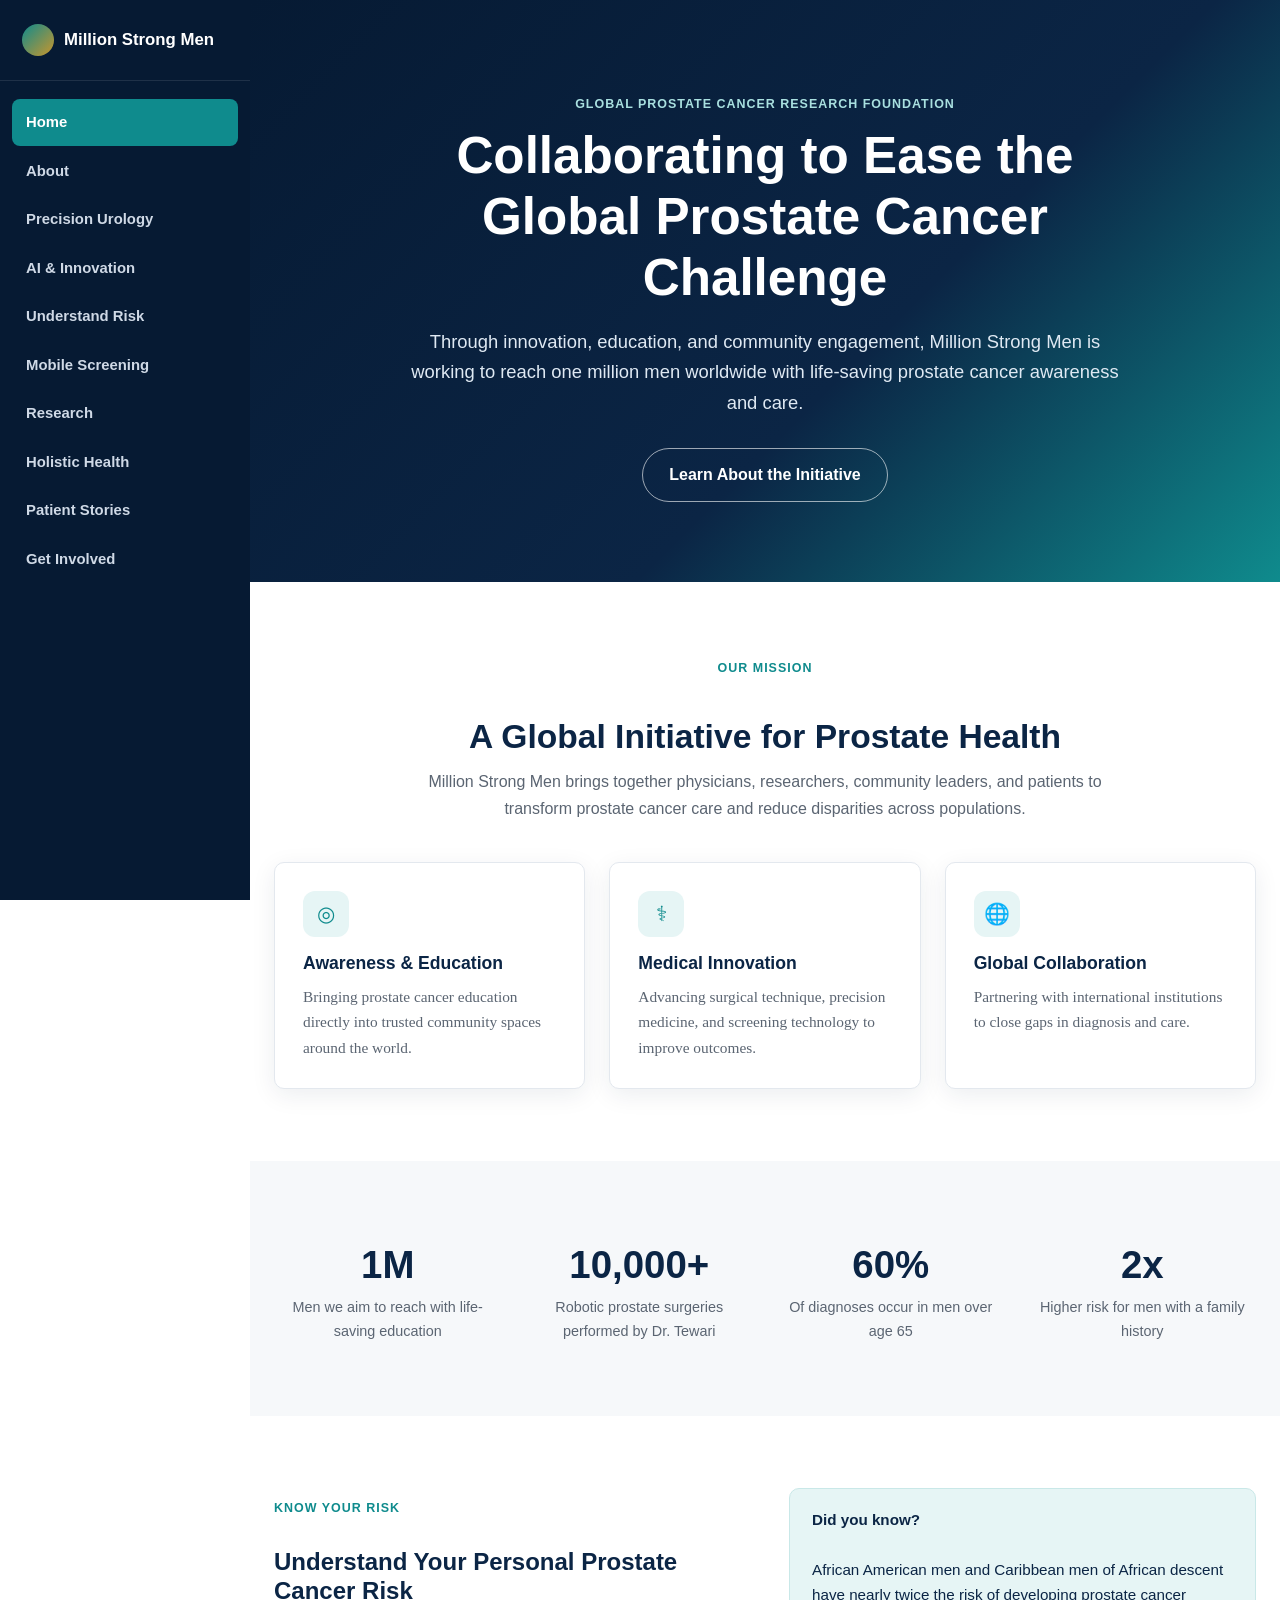
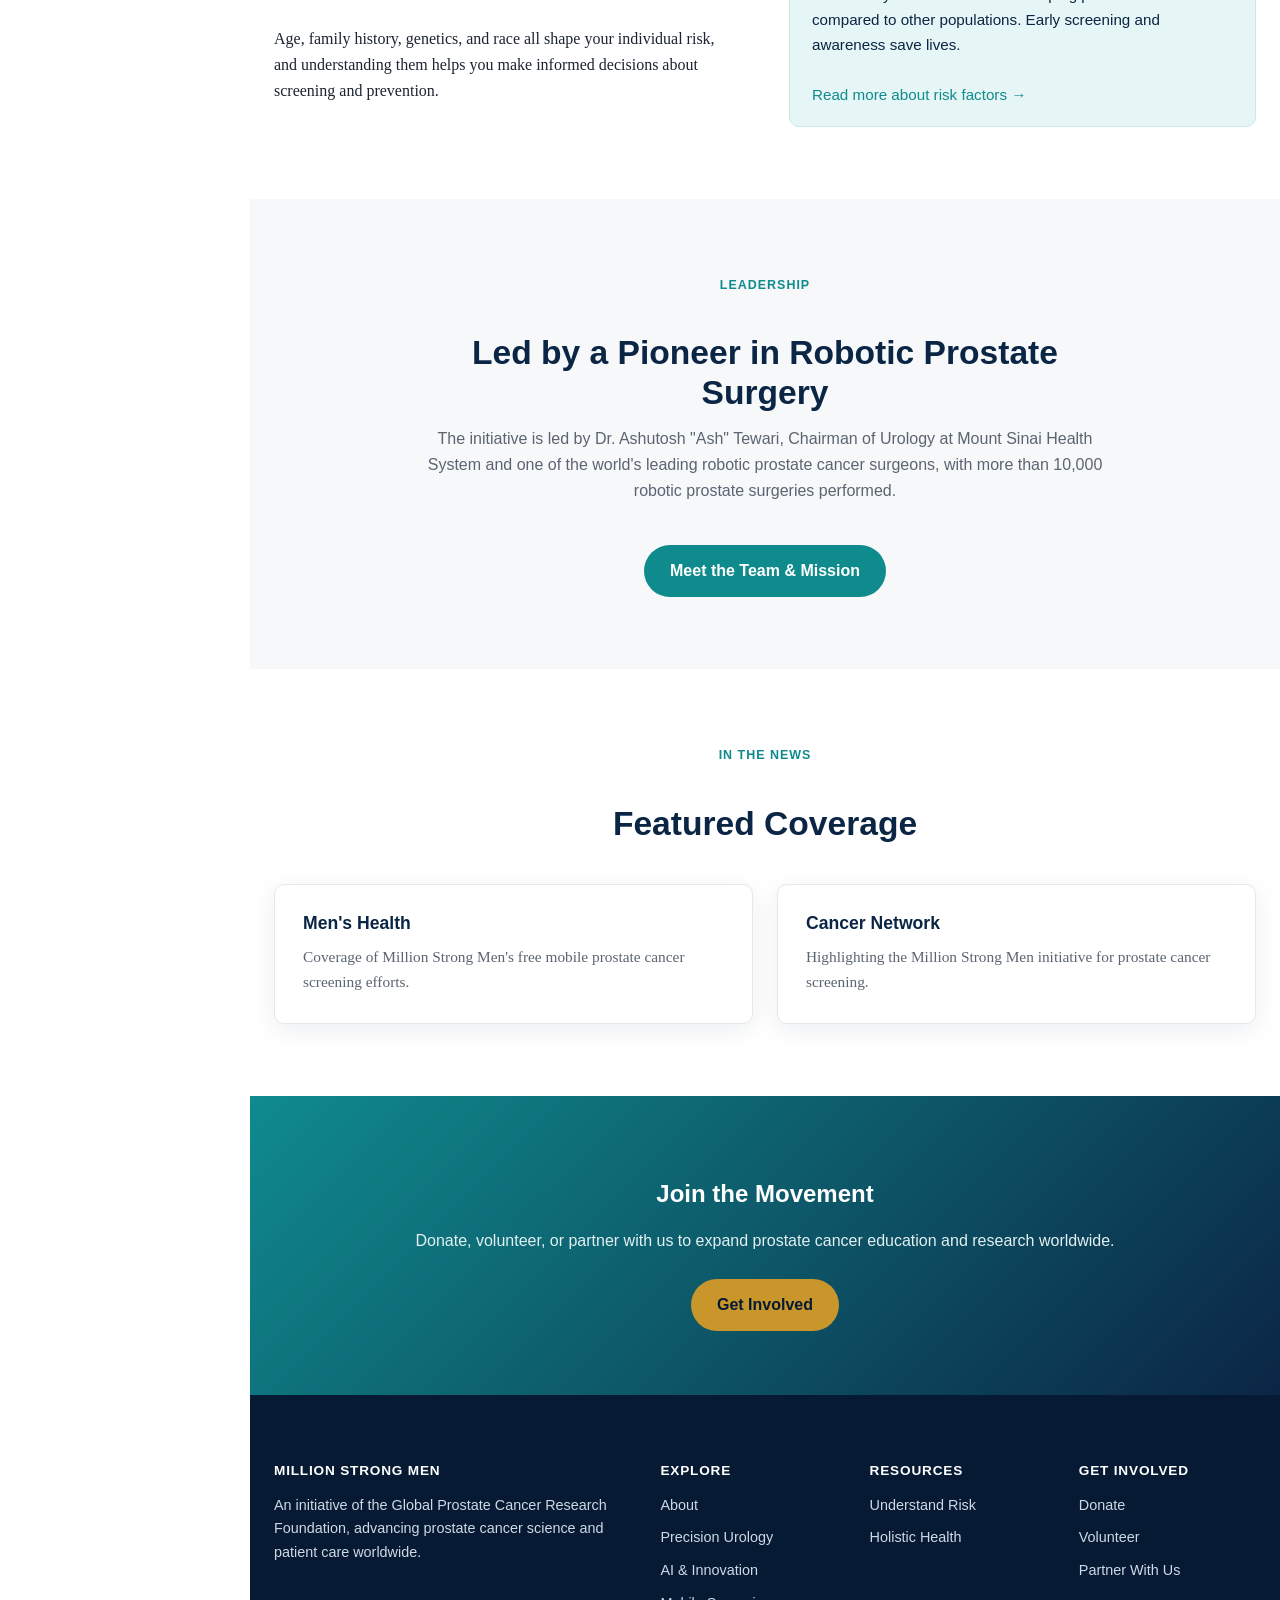
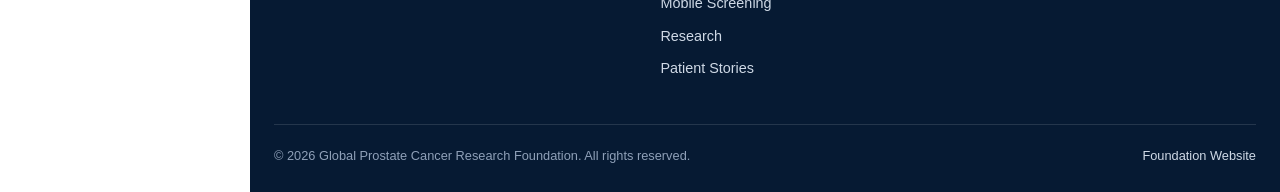
<file: index.html>
<!DOCTYPE html>
<html lang="en">
<head>
<meta charset="UTF-8">
<meta name="viewport" content="width=device-width, initial-scale=1.0">
<title>Million Strong Men | Ending the Global Prostate Cancer Challenge</title>
<meta name="description" content="Million Strong Men is a global initiative advancing prostate cancer awareness, research, and treatment — led by Dr. Ashutosh Tewari of Mount Sinai.">
<link rel="stylesheet" href="assets/style.css">
</head>
<body>

<div class="sidebar-overlay"></div>
<aside class="sidebar">
  <a href="index.html" class="sidebar-brand"><span class="mark"></span>Million Strong Men</a>
  <nav class="sidebar-nav">
      <a href="index.html" class="active">Home</a>
      <a href="about.html">About</a>
      <a href="precision-urology.html">Precision Urology</a>
      <a href="ai-innovation.html">AI & Innovation</a>
      <a href="risk-factors.html">Understand Risk</a>
      <a href="mobile-screening.html">Mobile Screening</a>
      <a href="research.html">Research</a>
      <a href="holistic-health.html">Holistic Health</a>
      <a href="patient-stories.html">Patient Stories</a>
      <a href="get-involved.html">Get Involved</a>
  </nav>
</aside>
<div class="mobile-topbar">
  <span class="nav-brand"><span class="mark"></span>Million Strong Men</span>
  <button class="nav-toggle" aria-label="Toggle navigation">&#9776;</button>
</div>
<div class="main-content">

<section class="hero">
  <div class="container">
    <span class="eyebrow" style="color:#a9e0e0;">Global Prostate Cancer Research Foundation</span>
    <h1>Collaborating to Ease the Global Prostate Cancer Challenge</h1>
    <p class="lead">Through innovation, education, and community engagement, Million Strong Men is working to reach one million men worldwide with life-saving prostate cancer awareness and care.</p>
    <div class="hero-actions">
      <a href="about.html" class="btn btn-outline">Learn About the Initiative</a>
    </div>
  </div>
</section>

<section>
  <div class="container">
    <div class="section-head">
      <span class="eyebrow">Our Mission</span>
      <h2>A Global Initiative for Prostate Health</h2>
      <p>Million Strong Men brings together physicians, researchers, community leaders, and patients to transform prostate cancer care and reduce disparities across populations.</p>
    </div>
    <div class="grid grid-3">
      <div class="card">
        <div class="icon-badge">◎</div>
        <h3>Awareness &amp; Education</h3>
        <p>Bringing prostate cancer education directly into trusted community spaces around the world.</p>
      </div>
      <div class="card">
        <div class="icon-badge">⚕</div>
        <h3>Medical Innovation</h3>
        <p>Advancing surgical technique, precision medicine, and screening technology to improve outcomes.</p>
      </div>
      <div class="card">
        <div class="icon-badge">🌐</div>
        <h3>Global Collaboration</h3>
        <p>Partnering with international institutions to close gaps in diagnosis and care.</p>
      </div>
    </div>
  </div>
</section>

<section class="alt">
  <div class="container">
    <div class="stats">
      <div class="stat"><div class="num">1M</div><div class="label">Men we aim to reach with life-saving education</div></div>
      <div class="stat"><div class="num">10,000+</div><div class="label">Robotic prostate surgeries performed by Dr. Tewari</div></div>
      <div class="stat"><div class="num">60%</div><div class="label">Of diagnoses occur in men over age 65</div></div>
      <div class="stat"><div class="num">2x</div><div class="label">Higher risk for men with a family history</div></div>
    </div>
  </div>
</section>

<section>
  <div class="container">
    <div class="split">
      <div>
        <span class="eyebrow">Know Your Risk</span>
        <h2>Understand Your Personal Prostate Cancer Risk</h2>
        <p>Age, family history, genetics, and race all shape your individual risk, and understanding them helps you make informed decisions about screening and prevention.</p>
      </div>
      <div class="banner-note">
        <strong>Did you know?</strong><br><br>
        African American men and Caribbean men of African descent have nearly twice the risk of developing prostate cancer compared to other populations. Early screening and awareness save lives.
        <br><br>
        <a href="risk-factors.html">Read more about risk factors →</a>
      </div>
    </div>
  </div>
</section>

<section class="alt">
  <div class="container">
    <div class="section-head">
      <span class="eyebrow">Leadership</span>
      <h2>Led by a Pioneer in Robotic Prostate Surgery</h2>
      <p>The initiative is led by Dr. Ashutosh "Ash" Tewari, Chairman of Urology at Mount Sinai Health System and one of the world's leading robotic prostate cancer surgeons, with more than 10,000 robotic prostate surgeries performed.</p>
    </div>
    <div style="text-align:center;">
      <a href="about.html" class="btn btn-teal">Meet the Team &amp; Mission</a>
    </div>
  </div>
</section>

<section>
  <div class="container">
    <div class="section-head">
      <span class="eyebrow">In the News</span>
      <h2>Featured Coverage</h2>
    </div>
    <div class="grid grid-2">
      <a class="card" href="https://www.menshealth.com/health/a71130823/free-mobile-prostate-cancer-screening/" target="_blank" rel="noopener" style="text-decoration:none;">
        <h3>Men's Health</h3>
        <p>Coverage of Million Strong Men's free mobile prostate cancer screening efforts.</p>
      </a>
      <a class="card" href="https://www.cancernetwork.com/view/highlighting-the-million-strong-men-initiative-for-prostate-cancer-screening" target="_blank" rel="noopener" style="text-decoration:none;">
        <h3>Cancer Network</h3>
        <p>Highlighting the Million Strong Men initiative for prostate cancer screening.</p>
      </a>
    </div>
  </div>
</section>

<section class="cta-band">
  <div class="container">
    <h2>Join the Movement</h2>
    <p>Donate, volunteer, or partner with us to expand prostate cancer education and research worldwide.</p>
    <div style="margin-top:24px;">
      <a href="get-involved.html" class="btn btn-primary">Get Involved</a>
    </div>
  </div>
</section>

<footer class="site-footer">
  <div class="container">
    <div class="foot-grid">
      <div>
        <h4>Million Strong Men</h4>
        <p>An initiative of the Global Prostate Cancer Research Foundation, advancing prostate cancer science and patient care worldwide.</p>
      </div>
      <div>
        <h4>Explore</h4>
        <ul>
          <li><a href="about.html">About</a></li>
          <li><a href="precision-urology.html">Precision Urology</a></li>
          <li><a href="ai-innovation.html">AI &amp; Innovation</a></li>
          <li><a href="mobile-screening.html">Mobile Screening</a></li>
          <li><a href="research.html">Research</a></li>
          <li><a href="patient-stories.html">Patient Stories</a></li>
        </ul>
      </div>
      <div>
        <h4>Resources</h4>
        <ul>
          <li><a href="risk-factors.html">Understand Risk</a></li>
          <li><a href="holistic-health.html">Holistic Health</a></li>
        </ul>
      </div>
      <div>
        <h4>Get Involved</h4>
        <ul>
          <li><a href="get-involved.html">Donate</a></li>
          <li><a href="get-involved.html">Volunteer</a></li>
          <li><a href="get-involved.html">Partner With Us</a></li>
        </ul>
      </div>
    </div>
    <div class="foot-bottom">
      <span>© 2026 Global Prostate Cancer Research Foundation. All rights reserved.</span>
      <span><a href="https://prostatecancercenternyc.com/global-prostate-cancer-research-foundation/" target="_blank" rel="noopener">Foundation Website</a></span>
    </div>
  </div>
</footer>

</div>
<script src="assets/nav.js"></script>
</body>
</html>
</file>
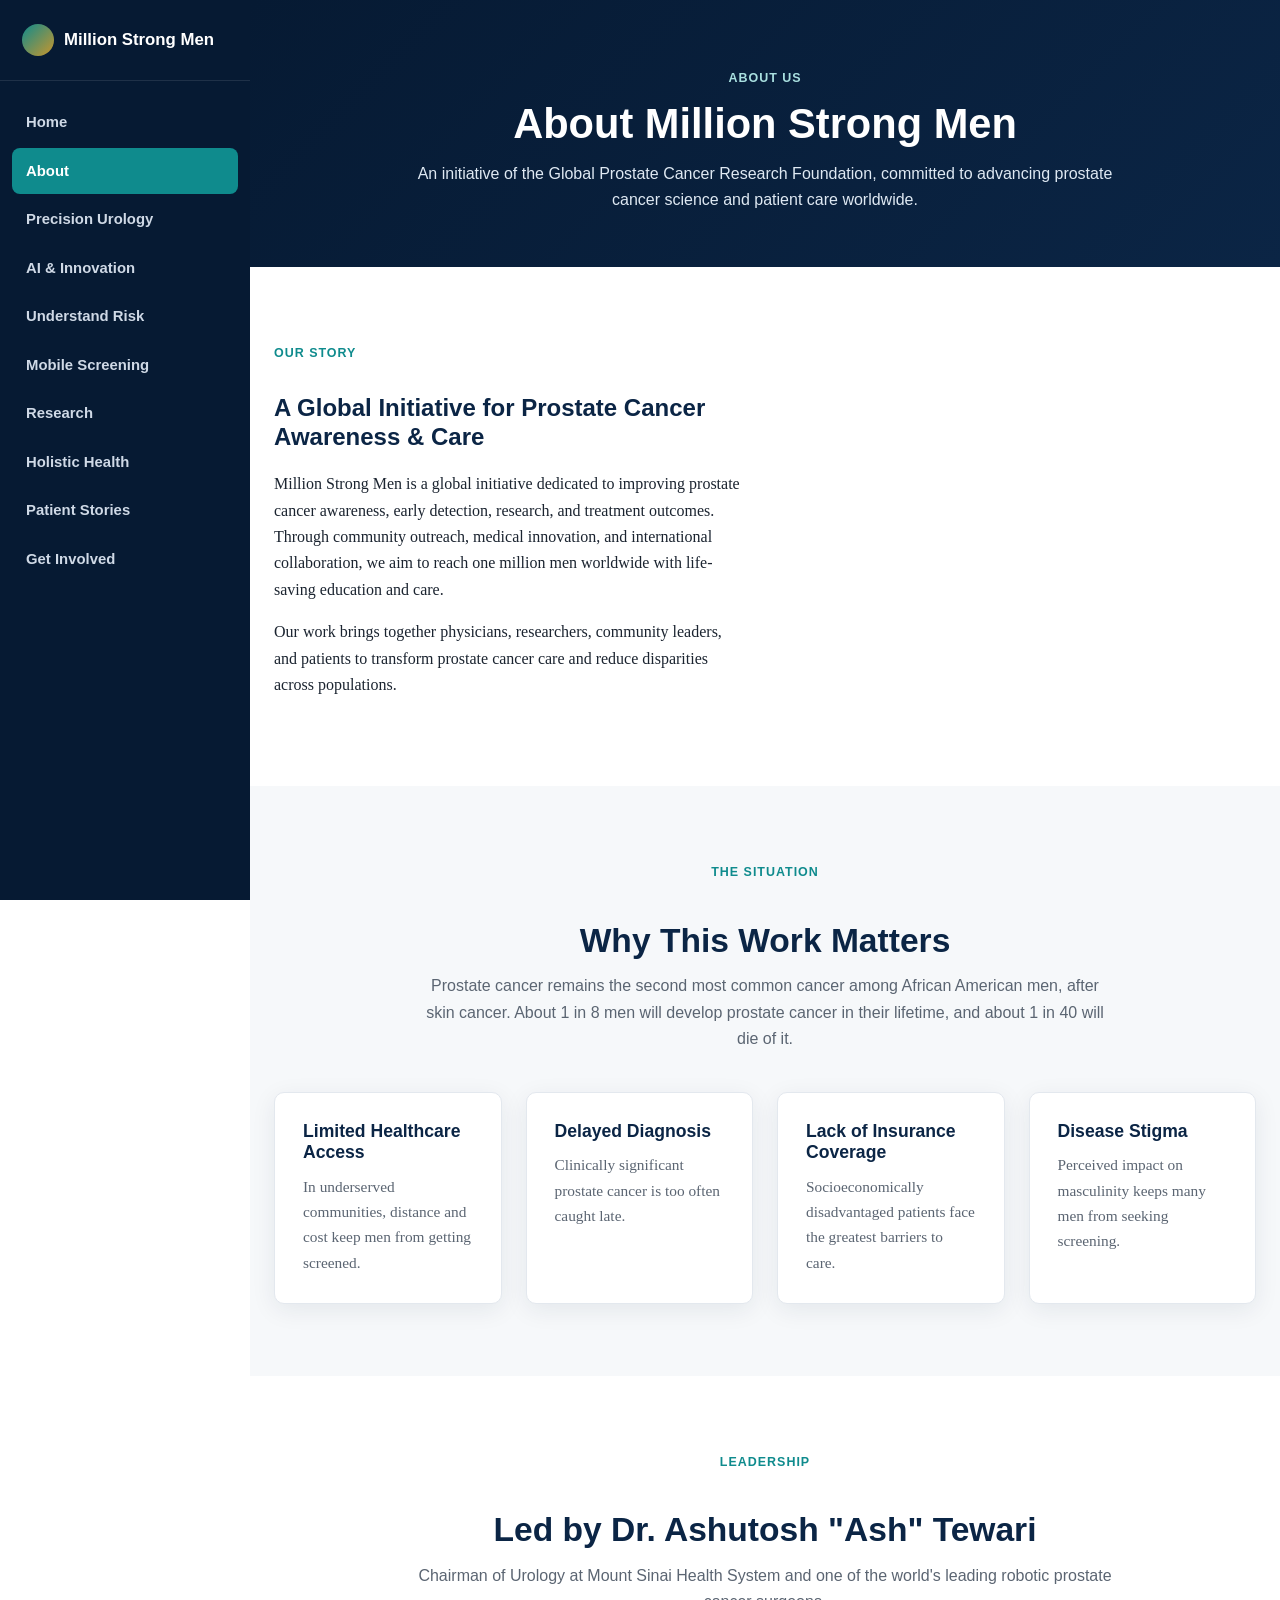
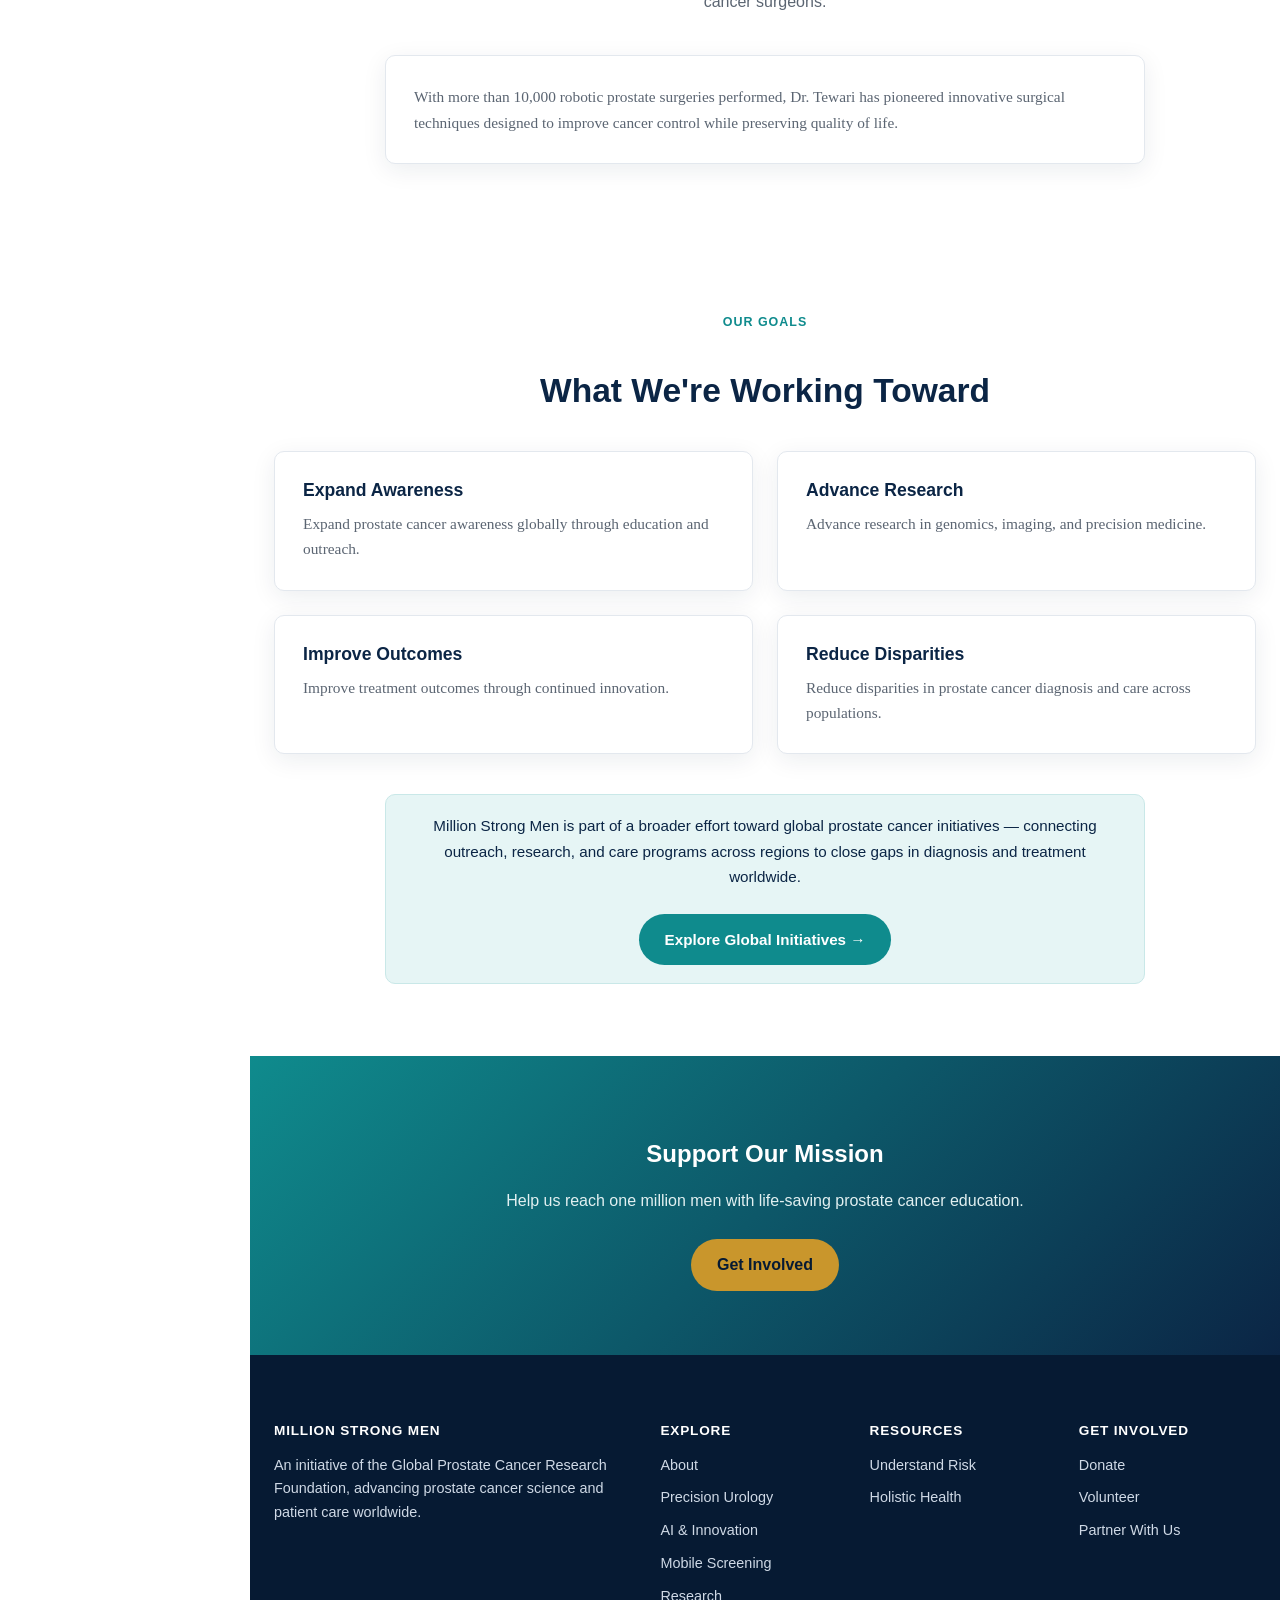
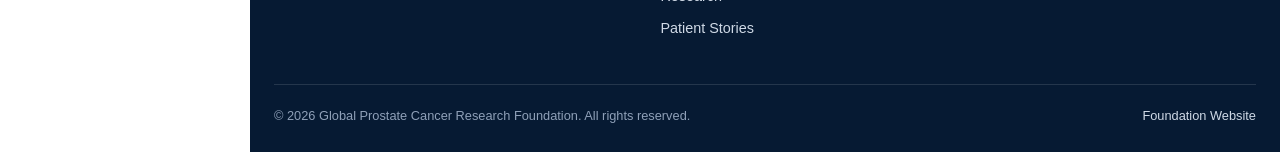
<file: about.html>
<!DOCTYPE html>
<html lang="en">
<head>
<meta charset="UTF-8">
<meta name="viewport" content="width=device-width, initial-scale=1.0">
<title>About | Million Strong Men</title>
<link rel="stylesheet" href="assets/style.css">
</head>
<body>

<div class="sidebar-overlay"></div>
<aside class="sidebar">
  <a href="index.html" class="sidebar-brand"><span class="mark"></span>Million Strong Men</a>
  <nav class="sidebar-nav">
      <a href="index.html">Home</a>
      <a href="about.html" class="active">About</a>
      <a href="precision-urology.html">Precision Urology</a>
      <a href="ai-innovation.html">AI & Innovation</a>
      <a href="risk-factors.html">Understand Risk</a>
      <a href="mobile-screening.html">Mobile Screening</a>
      <a href="research.html">Research</a>
      <a href="holistic-health.html">Holistic Health</a>
      <a href="patient-stories.html">Patient Stories</a>
      <a href="get-involved.html">Get Involved</a>
  </nav>
</aside>
<div class="mobile-topbar">
  <span class="nav-brand"><span class="mark"></span>Million Strong Men</span>
  <button class="nav-toggle" aria-label="Toggle navigation">&#9776;</button>
</div>
<div class="main-content">

<section class="page-hero">
  <div class="container">
    <span class="eyebrow" style="color:#a9e0e0;">About Us</span>
    <h1>About Million Strong Men</h1>
    <p>An initiative of the Global Prostate Cancer Research Foundation, committed to advancing prostate cancer science and patient care worldwide.</p>
  </div>
</section>

<section>
  <div class="container">
    <div class="split">
      <div>
        <span class="eyebrow">Our Story</span>
        <h2>A Global Initiative for Prostate Cancer Awareness &amp; Care</h2>
        <p>Million Strong Men is a global initiative dedicated to improving prostate cancer awareness, early detection, research, and treatment outcomes. Through community outreach, medical innovation, and international collaboration, we aim to reach one million men worldwide with life-saving education and care.</p>
        <p>Our work brings together physicians, researchers, community leaders, and patients to transform prostate cancer care and reduce disparities across populations.</p>
      </div>
    </div>
  </div>
</section>

<section class="alt">
  <div class="container">
    <div class="section-head">
      <span class="eyebrow">The Situation</span>
      <h2>Why This Work Matters</h2>
      <p>Prostate cancer remains the second most common cancer among African American men, after skin cancer. About 1 in 8 men will develop prostate cancer in their lifetime, and about 1 in 40 will die of it.</p>
    </div>
    <div class="grid grid-4">
      <div class="card"><h3>Limited Healthcare Access</h3><p>In underserved communities, distance and cost keep men from getting screened.</p></div>
      <div class="card"><h3>Delayed Diagnosis</h3><p>Clinically significant prostate cancer is too often caught late.</p></div>
      <div class="card"><h3>Lack of Insurance Coverage</h3><p>Socioeconomically disadvantaged patients face the greatest barriers to care.</p></div>
      <div class="card"><h3>Disease Stigma</h3><p>Perceived impact on masculinity keeps many men from seeking screening.</p></div>
    </div>
  </div>
</section>

<section>
  <div class="container">
    <div class="section-head">
      <span class="eyebrow">Leadership</span>
      <h2>Led by Dr. Ashutosh "Ash" Tewari</h2>
      <p>Chairman of Urology at Mount Sinai Health System and one of the world's leading robotic prostate cancer surgeons.</p>
    </div>
    <div class="card" style="max-width:760px;margin:0 auto;">
      <p>With more than 10,000 robotic prostate surgeries performed, Dr. Tewari has pioneered innovative surgical techniques designed to improve cancer control while preserving quality of life.</p>
    </div>
  </div>
</section>

<section>
  <div class="container">
    <div class="section-head">
      <span class="eyebrow">Our Goals</span>
      <h2>What We're Working Toward</h2>
    </div>
    <div class="grid grid-2">
      <div class="card"><h3>Expand Awareness</h3><p>Expand prostate cancer awareness globally through education and outreach.</p></div>
      <div class="card"><h3>Advance Research</h3><p>Advance research in genomics, imaging, and precision medicine.</p></div>
      <div class="card"><h3>Improve Outcomes</h3><p>Improve treatment outcomes through continued innovation.</p></div>
      <div class="card"><h3>Reduce Disparities</h3><p>Reduce disparities in prostate cancer diagnosis and care across populations.</p></div>
    </div>
    <div class="banner-note" style="max-width:760px;margin:40px auto 0;text-align:center;">
      Million Strong Men is part of a broader effort toward global prostate cancer initiatives — connecting outreach, research, and care programs across regions to close gaps in diagnosis and treatment worldwide.
      <br><br>
      <a href="https://prostatecancercenternyc.com/" target="_blank" rel="noopener" class="btn btn-teal">Explore Global Initiatives →</a>
    </div>
  </div>
</section>

<section class="cta-band">
  <div class="container">
    <h2>Support Our Mission</h2>
    <p>Help us reach one million men with life-saving prostate cancer education.</p>
    <div style="margin-top:24px;">
      <a href="get-involved.html" class="btn btn-primary">Get Involved</a>
    </div>
  </div>
</section>

<footer class="site-footer">
  <div class="container">
    <div class="foot-grid">
      <div>
        <h4>Million Strong Men</h4>
        <p>An initiative of the Global Prostate Cancer Research Foundation, advancing prostate cancer science and patient care worldwide.</p>
      </div>
      <div>
        <h4>Explore</h4>
        <ul>
          <li><a href="about.html">About</a></li>
          <li><a href="precision-urology.html">Precision Urology</a></li>
          <li><a href="ai-innovation.html">AI &amp; Innovation</a></li>
          <li><a href="mobile-screening.html">Mobile Screening</a></li>
          <li><a href="research.html">Research</a></li>
          <li><a href="patient-stories.html">Patient Stories</a></li>
        </ul>
      </div>
      <div>
        <h4>Resources</h4>
        <ul>
          <li><a href="risk-factors.html">Understand Risk</a></li>
          <li><a href="holistic-health.html">Holistic Health</a></li>
        </ul>
      </div>
      <div>
        <h4>Get Involved</h4>
        <ul>
          <li><a href="get-involved.html">Donate</a></li>
          <li><a href="get-involved.html">Volunteer</a></li>
          <li><a href="get-involved.html">Partner With Us</a></li>
        </ul>
      </div>
    </div>
    <div class="foot-bottom">
      <span>© 2026 Global Prostate Cancer Research Foundation. All rights reserved.</span>
      <span><a href="https://prostatecancercenternyc.com/global-prostate-cancer-research-foundation/" target="_blank" rel="noopener">Foundation Website</a></span>
    </div>
  </div>
</footer>

</div>
<script src="assets/nav.js"></script>
</body>
</html>
</file>
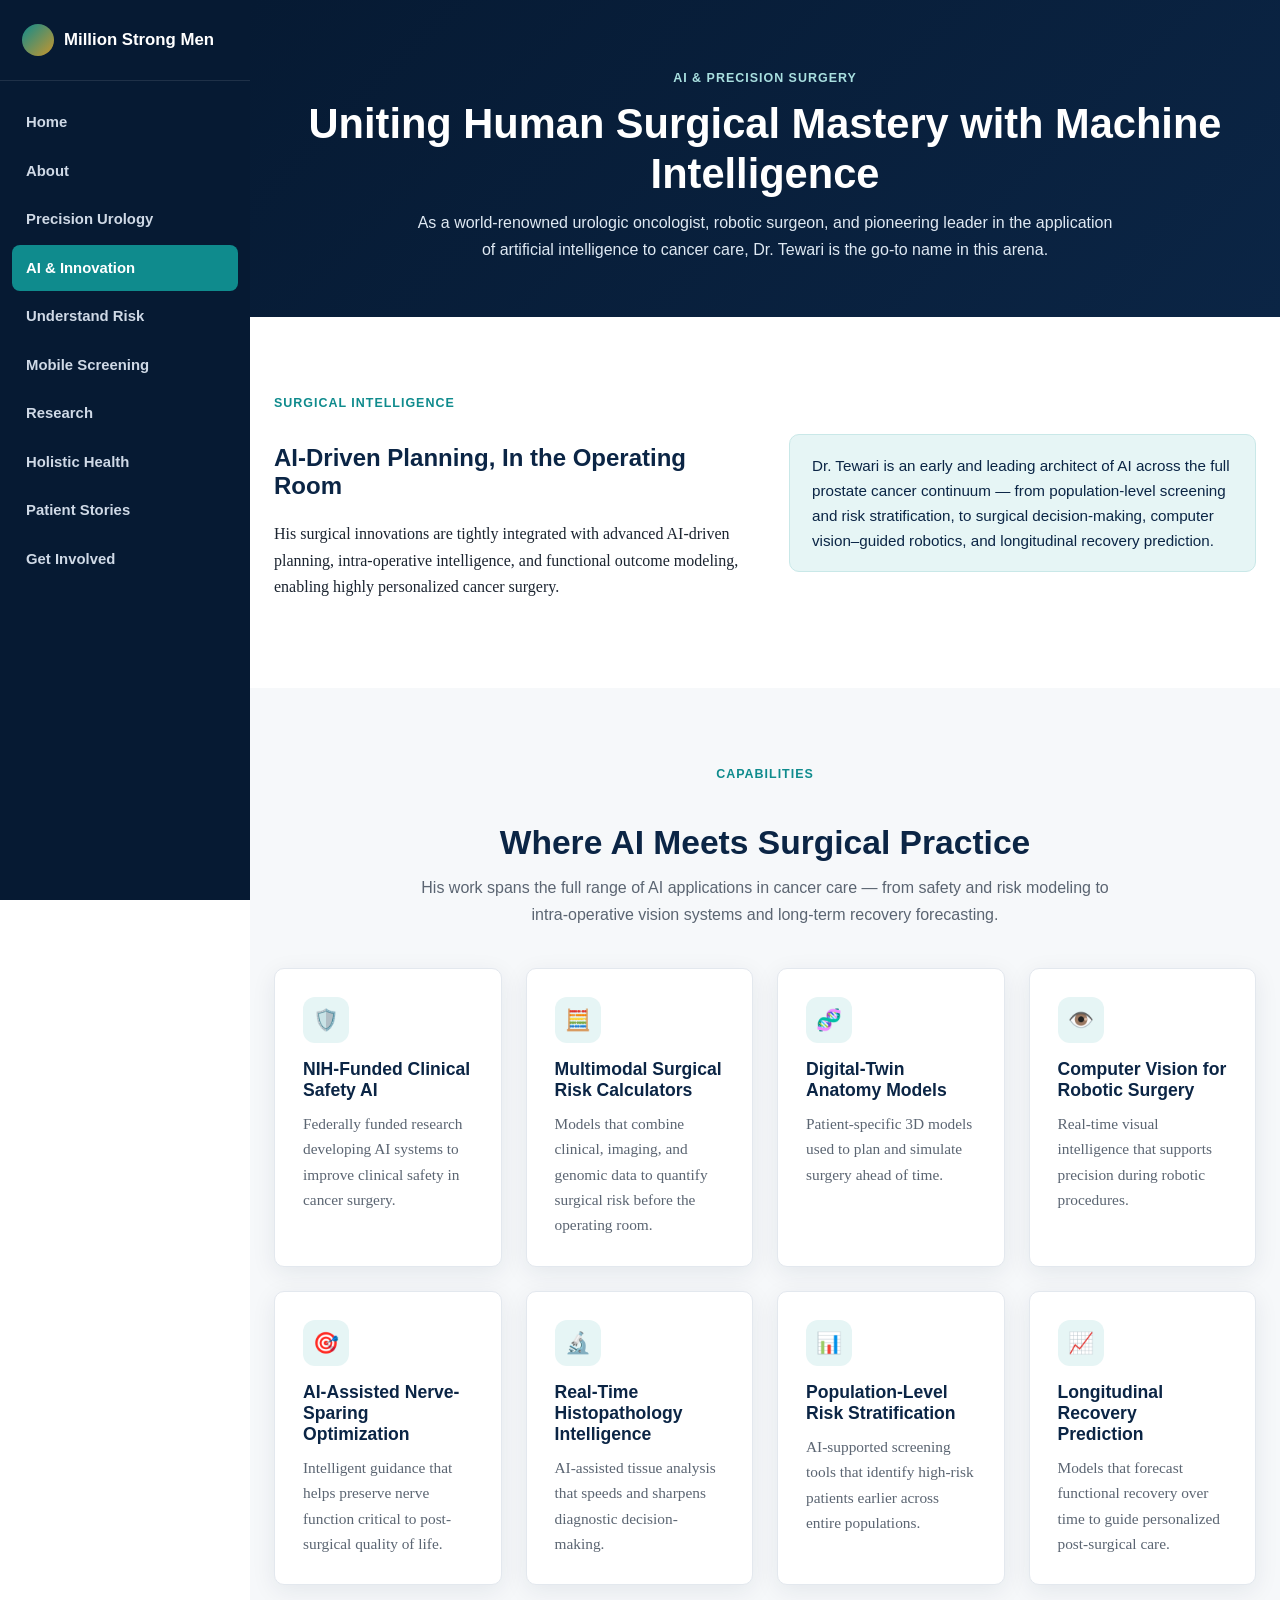
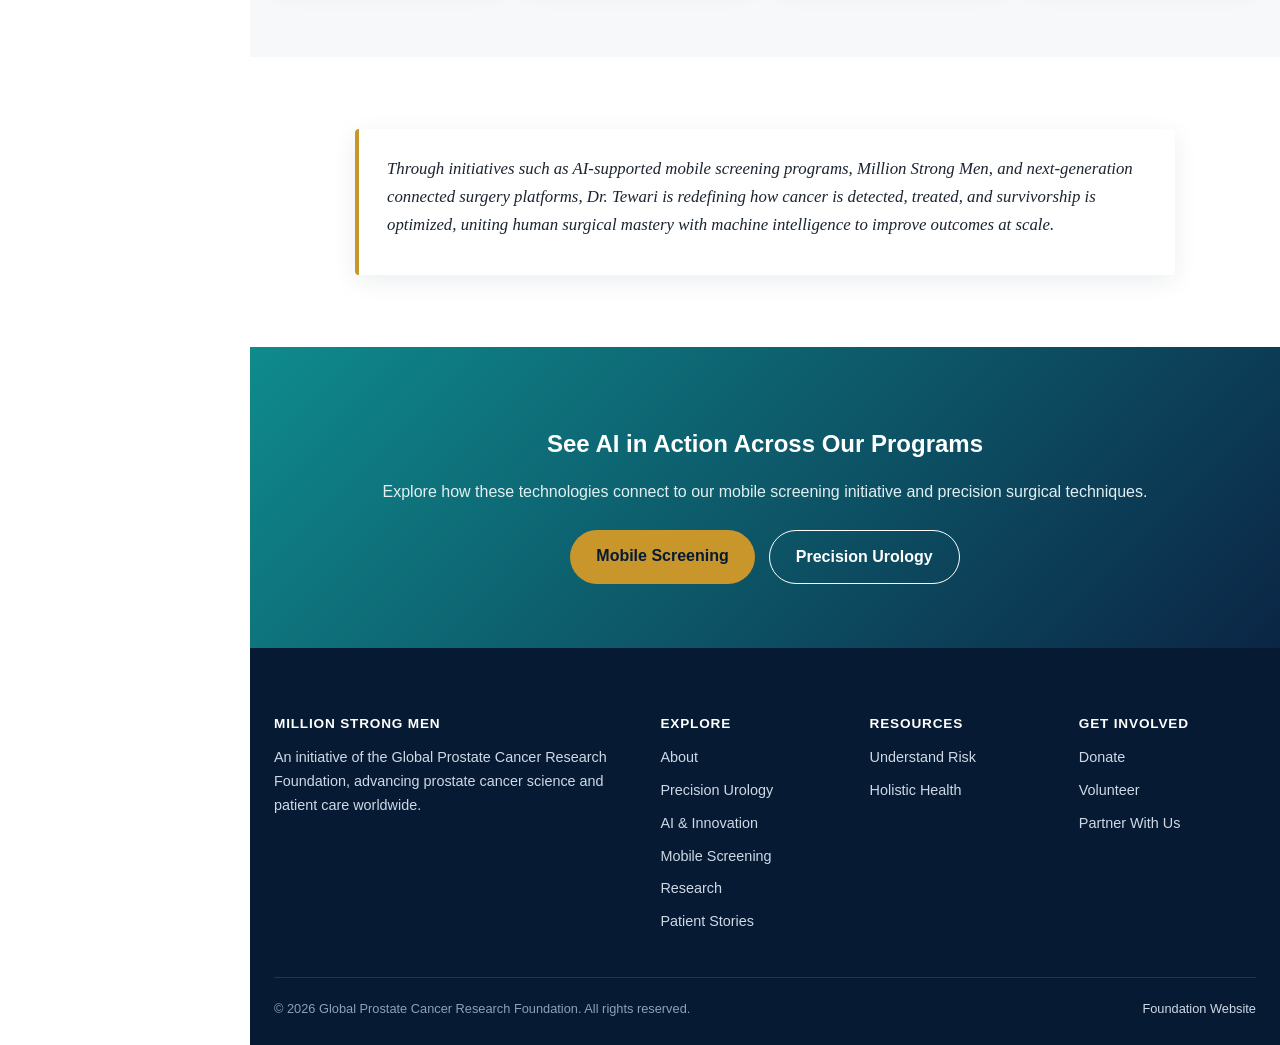
<file: ai-innovation.html>
<!DOCTYPE html>
<html lang="en">
<head>
<meta charset="UTF-8">
<meta name="viewport" content="width=device-width, initial-scale=1.0">
<title>AI &amp; Innovation | Million Strong Men</title>
<link rel="stylesheet" href="assets/style.css">
</head>
<body>

<div class="sidebar-overlay"></div>
<aside class="sidebar">
  <a href="index.html" class="sidebar-brand"><span class="mark"></span>Million Strong Men</a>
  <nav class="sidebar-nav">
      <a href="index.html">Home</a>
      <a href="about.html">About</a>
      <a href="precision-urology.html">Precision Urology</a>
      <a href="ai-innovation.html" class="active">AI & Innovation</a>
      <a href="risk-factors.html">Understand Risk</a>
      <a href="mobile-screening.html">Mobile Screening</a>
      <a href="research.html">Research</a>
      <a href="holistic-health.html">Holistic Health</a>
      <a href="patient-stories.html">Patient Stories</a>
      <a href="get-involved.html">Get Involved</a>
  </nav>
</aside>
<div class="mobile-topbar">
  <span class="nav-brand"><span class="mark"></span>Million Strong Men</span>
  <button class="nav-toggle" aria-label="Toggle navigation">&#9776;</button>
</div>
<div class="main-content">

<section class="page-hero">
  <div class="container">
    <span class="eyebrow" style="color:#a9e0e0;">AI &amp; Precision Surgery</span>
    <h1>Uniting Human Surgical Mastery with Machine Intelligence</h1>
    <p>As a world-renowned urologic oncologist, robotic surgeon, and pioneering leader in the application of artificial intelligence to cancer care, Dr. Tewari is the go-to name in this arena.</p>
  </div>
</section>

<section>
  <div class="container">
    <div class="split">
      <div>
        <span class="eyebrow">Surgical Intelligence</span>
        <h2>AI-Driven Planning, In the Operating Room</h2>
        <p>His surgical innovations are tightly integrated with advanced AI-driven planning, intra-operative intelligence, and functional outcome modeling, enabling highly personalized cancer surgery.</p>
      </div>
      <div class="banner-note">
        Dr. Tewari is an early and leading architect of AI across the full prostate cancer continuum — from population-level screening and risk stratification, to surgical decision-making, computer vision–guided robotics, and longitudinal recovery prediction.
      </div>
    </div>
  </div>
</section>

<section class="alt">
  <div class="container">
    <div class="section-head">
      <span class="eyebrow">Capabilities</span>
      <h2>Where AI Meets Surgical Practice</h2>
      <p>His work spans the full range of AI applications in cancer care — from safety and risk modeling to intra-operative vision systems and long-term recovery forecasting.</p>
    </div>
    <div class="grid grid-4">
      <div class="card">
        <div class="icon-badge">🛡️</div>
        <h3>NIH-Funded Clinical Safety AI</h3>
        <p>Federally funded research developing AI systems to improve clinical safety in cancer surgery.</p>
      </div>
      <div class="card">
        <div class="icon-badge">🧮</div>
        <h3>Multimodal Surgical Risk Calculators</h3>
        <p>Models that combine clinical, imaging, and genomic data to quantify surgical risk before the operating room.</p>
      </div>
      <div class="card">
        <div class="icon-badge">🧬</div>
        <h3>Digital-Twin Anatomy Models</h3>
        <p>Patient-specific 3D models used to plan and simulate surgery ahead of time.</p>
      </div>
      <div class="card">
        <div class="icon-badge">👁️</div>
        <h3>Computer Vision for Robotic Surgery</h3>
        <p>Real-time visual intelligence that supports precision during robotic procedures.</p>
      </div>
      <div class="card">
        <div class="icon-badge">🎯</div>
        <h3>AI-Assisted Nerve-Sparing Optimization</h3>
        <p>Intelligent guidance that helps preserve nerve function critical to post-surgical quality of life.</p>
      </div>
      <div class="card">
        <div class="icon-badge">🔬</div>
        <h3>Real-Time Histopathology Intelligence</h3>
        <p>AI-assisted tissue analysis that speeds and sharpens diagnostic decision-making.</p>
      </div>
      <div class="card">
        <div class="icon-badge">📊</div>
        <h3>Population-Level Risk Stratification</h3>
        <p>AI-supported screening tools that identify high-risk patients earlier across entire populations.</p>
      </div>
      <div class="card">
        <div class="icon-badge">📈</div>
        <h3>Longitudinal Recovery Prediction</h3>
        <p>Models that forecast functional recovery over time to guide personalized post-surgical care.</p>
      </div>
    </div>
  </div>
</section>

<section>
  <div class="container">
    <div class="quote-card" style="max-width:820px;margin:0 auto;">
      <p class="quote">Through initiatives such as AI-supported mobile screening programs, Million Strong Men, and next-generation connected surgery platforms, Dr. Tewari is redefining how cancer is detected, treated, and survivorship is optimized, uniting human surgical mastery with machine intelligence to improve outcomes at scale.</p>
    </div>
  </div>
</section>

<section class="cta-band">
  <div class="container">
    <h2>See AI in Action Across Our Programs</h2>
    <p>Explore how these technologies connect to our mobile screening initiative and precision surgical techniques.</p>
    <div style="margin-top:24px;display:flex;gap:14px;justify-content:center;flex-wrap:wrap;">
      <a href="mobile-screening.html" class="btn btn-primary">Mobile Screening</a>
      <a href="precision-urology.html" class="btn btn-outline" style="border-color:#fff;">Precision Urology</a>
    </div>
  </div>
</section>

<footer class="site-footer">
  <div class="container">
    <div class="foot-grid">
      <div>
        <h4>Million Strong Men</h4>
        <p>An initiative of the Global Prostate Cancer Research Foundation, advancing prostate cancer science and patient care worldwide.</p>
      </div>
      <div>
        <h4>Explore</h4>
        <ul>
          <li><a href="about.html">About</a></li>
          <li><a href="precision-urology.html">Precision Urology</a></li>
          <li><a href="ai-innovation.html">AI &amp; Innovation</a></li>
          <li><a href="mobile-screening.html">Mobile Screening</a></li>
          <li><a href="research.html">Research</a></li>
          <li><a href="patient-stories.html">Patient Stories</a></li>
        </ul>
      </div>
      <div>
        <h4>Resources</h4>
        <ul>
          <li><a href="risk-factors.html">Understand Risk</a></li>
          <li><a href="holistic-health.html">Holistic Health</a></li>
        </ul>
      </div>
      <div>
        <h4>Get Involved</h4>
        <ul>
          <li><a href="get-involved.html">Donate</a></li>
          <li><a href="get-involved.html">Volunteer</a></li>
          <li><a href="get-involved.html">Partner With Us</a></li>
        </ul>
      </div>
    </div>
    <div class="foot-bottom">
      <span>© 2026 Global Prostate Cancer Research Foundation. All rights reserved.</span>
      <span><a href="https://prostatecancercenternyc.com/global-prostate-cancer-research-foundation/" target="_blank" rel="noopener">Foundation Website</a></span>
    </div>
  </div>
</footer>

</div>
<script src="assets/nav.js"></script>

</body>
</html>
</file>
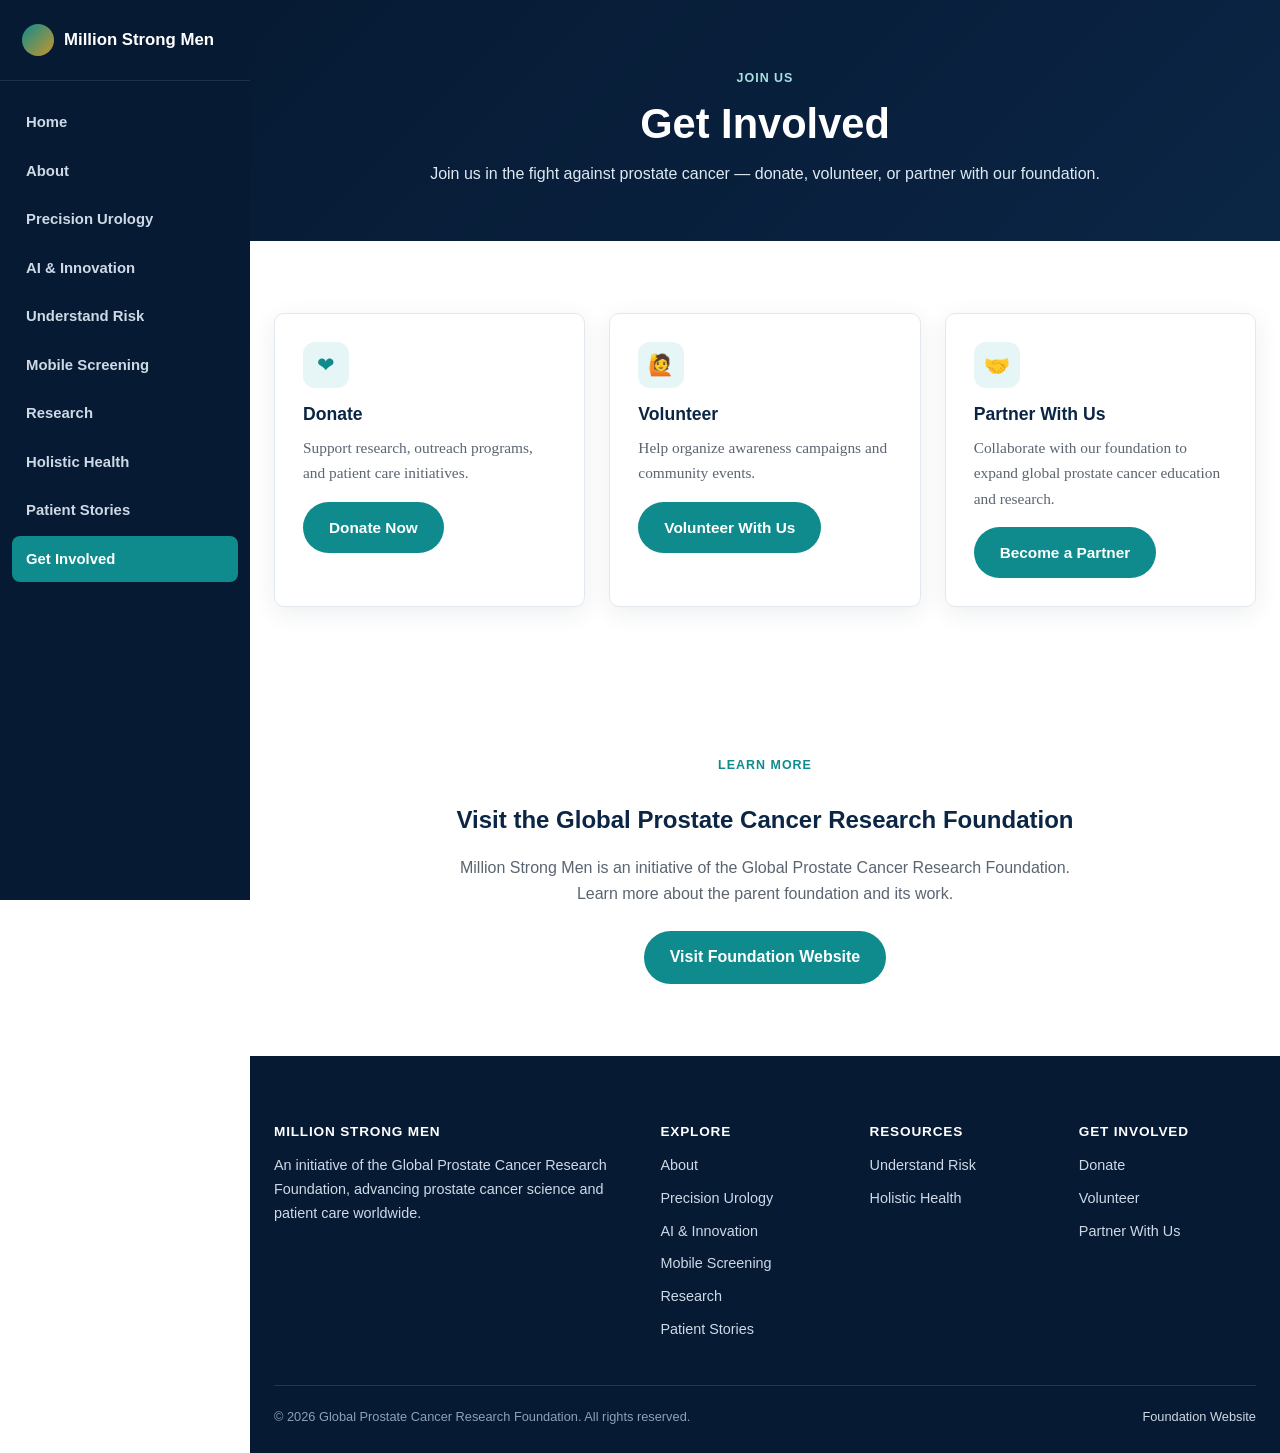
<file: get-involved.html>
<!DOCTYPE html>
<html lang="en">
<head>
<meta charset="UTF-8">
<meta name="viewport" content="width=device-width, initial-scale=1.0">
<title>Get Involved | Million Strong Men</title>
<link rel="stylesheet" href="assets/style.css">
</head>
<body>

<div class="sidebar-overlay"></div>
<aside class="sidebar">
  <a href="index.html" class="sidebar-brand"><span class="mark"></span>Million Strong Men</a>
  <nav class="sidebar-nav">
      <a href="index.html">Home</a>
      <a href="about.html">About</a>
      <a href="precision-urology.html">Precision Urology</a>
      <a href="ai-innovation.html">AI & Innovation</a>
      <a href="risk-factors.html">Understand Risk</a>
      <a href="mobile-screening.html">Mobile Screening</a>
      <a href="research.html">Research</a>
      <a href="holistic-health.html">Holistic Health</a>
      <a href="patient-stories.html">Patient Stories</a>
      <a href="get-involved.html" class="active">Get Involved</a>
  </nav>
</aside>
<div class="mobile-topbar">
  <span class="nav-brand"><span class="mark"></span>Million Strong Men</span>
  <button class="nav-toggle" aria-label="Toggle navigation">&#9776;</button>
</div>
<div class="main-content">

<section class="page-hero">
  <div class="container">
    <span class="eyebrow" style="color:#a9e0e0;">Join Us</span>
    <h1>Get Involved</h1>
    <p>Join us in the fight against prostate cancer — donate, volunteer, or partner with our foundation.</p>
  </div>
</section>

<section>
  <div class="container">
    <div class="grid grid-3">
      <div class="card">
        <div class="icon-badge">❤</div>
        <h3>Donate</h3>
        <p>Support research, outreach programs, and patient care initiatives.</p>
        <p style="margin-top:16px;"><a href="https://prostatecancercenternyc.com/global-prostate-cancer-research-foundation/" target="_blank" rel="noopener" class="btn btn-teal">Donate Now</a></p>
      </div>
      <div class="card">
        <div class="icon-badge">🙋</div>
        <h3>Volunteer</h3>
        <p>Help organize awareness campaigns and community events.</p>
        <p style="margin-top:16px;"><a href="https://prostatecancercenternyc.com/global-prostate-cancer-research-foundation/" target="_blank" rel="noopener" class="btn btn-teal">Volunteer With Us</a></p>
      </div>
      <div class="card">
        <div class="icon-badge">🤝</div>
        <h3>Partner With Us</h3>
        <p>Collaborate with our foundation to expand global prostate cancer education and research.</p>
        <p style="margin-top:16px;"><a href="https://prostatecancercenternyc.com/global-prostate-cancer-research-foundation/" target="_blank" rel="noopener" class="btn btn-teal">Become a Partner</a></p>
      </div>
    </div>
  </div>
</section>

<section>
  <div class="container" style="text-align:center;">
    <span class="eyebrow">Learn More</span>
    <h2>Visit the Global Prostate Cancer Research Foundation</h2>
    <p style="max-width:620px;margin:0 auto 24px;color:var(--muted);font-family:'Helvetica Neue',Arial,sans-serif;">
      Million Strong Men is an initiative of the Global Prostate Cancer Research Foundation. Learn more about the parent foundation and its work.
    </p>
    <a href="https://prostatecancercenternyc.com/global-prostate-cancer-research-foundation/" target="_blank" rel="noopener" class="btn btn-teal">Visit Foundation Website</a>
  </div>
</section>

<footer class="site-footer">
  <div class="container">
    <div class="foot-grid">
      <div>
        <h4>Million Strong Men</h4>
        <p>An initiative of the Global Prostate Cancer Research Foundation, advancing prostate cancer science and patient care worldwide.</p>
      </div>
      <div>
        <h4>Explore</h4>
        <ul>
          <li><a href="about.html">About</a></li>
          <li><a href="precision-urology.html">Precision Urology</a></li>
          <li><a href="ai-innovation.html">AI &amp; Innovation</a></li>
          <li><a href="mobile-screening.html">Mobile Screening</a></li>
          <li><a href="research.html">Research</a></li>
          <li><a href="patient-stories.html">Patient Stories</a></li>
        </ul>
      </div>
      <div>
        <h4>Resources</h4>
        <ul>
          <li><a href="risk-factors.html">Understand Risk</a></li>
          <li><a href="holistic-health.html">Holistic Health</a></li>
        </ul>
      </div>
      <div>
        <h4>Get Involved</h4>
        <ul>
          <li><a href="get-involved.html">Donate</a></li>
          <li><a href="get-involved.html">Volunteer</a></li>
          <li><a href="get-involved.html">Partner With Us</a></li>
        </ul>
      </div>
    </div>
    <div class="foot-bottom">
      <span>© 2026 Global Prostate Cancer Research Foundation. All rights reserved.</span>
      <span><a href="https://prostatecancercenternyc.com/global-prostate-cancer-research-foundation/" target="_blank" rel="noopener">Foundation Website</a></span>
    </div>
  </div>
</footer>

</div>
<script src="assets/nav.js"></script>
</body>
</html>
</file>
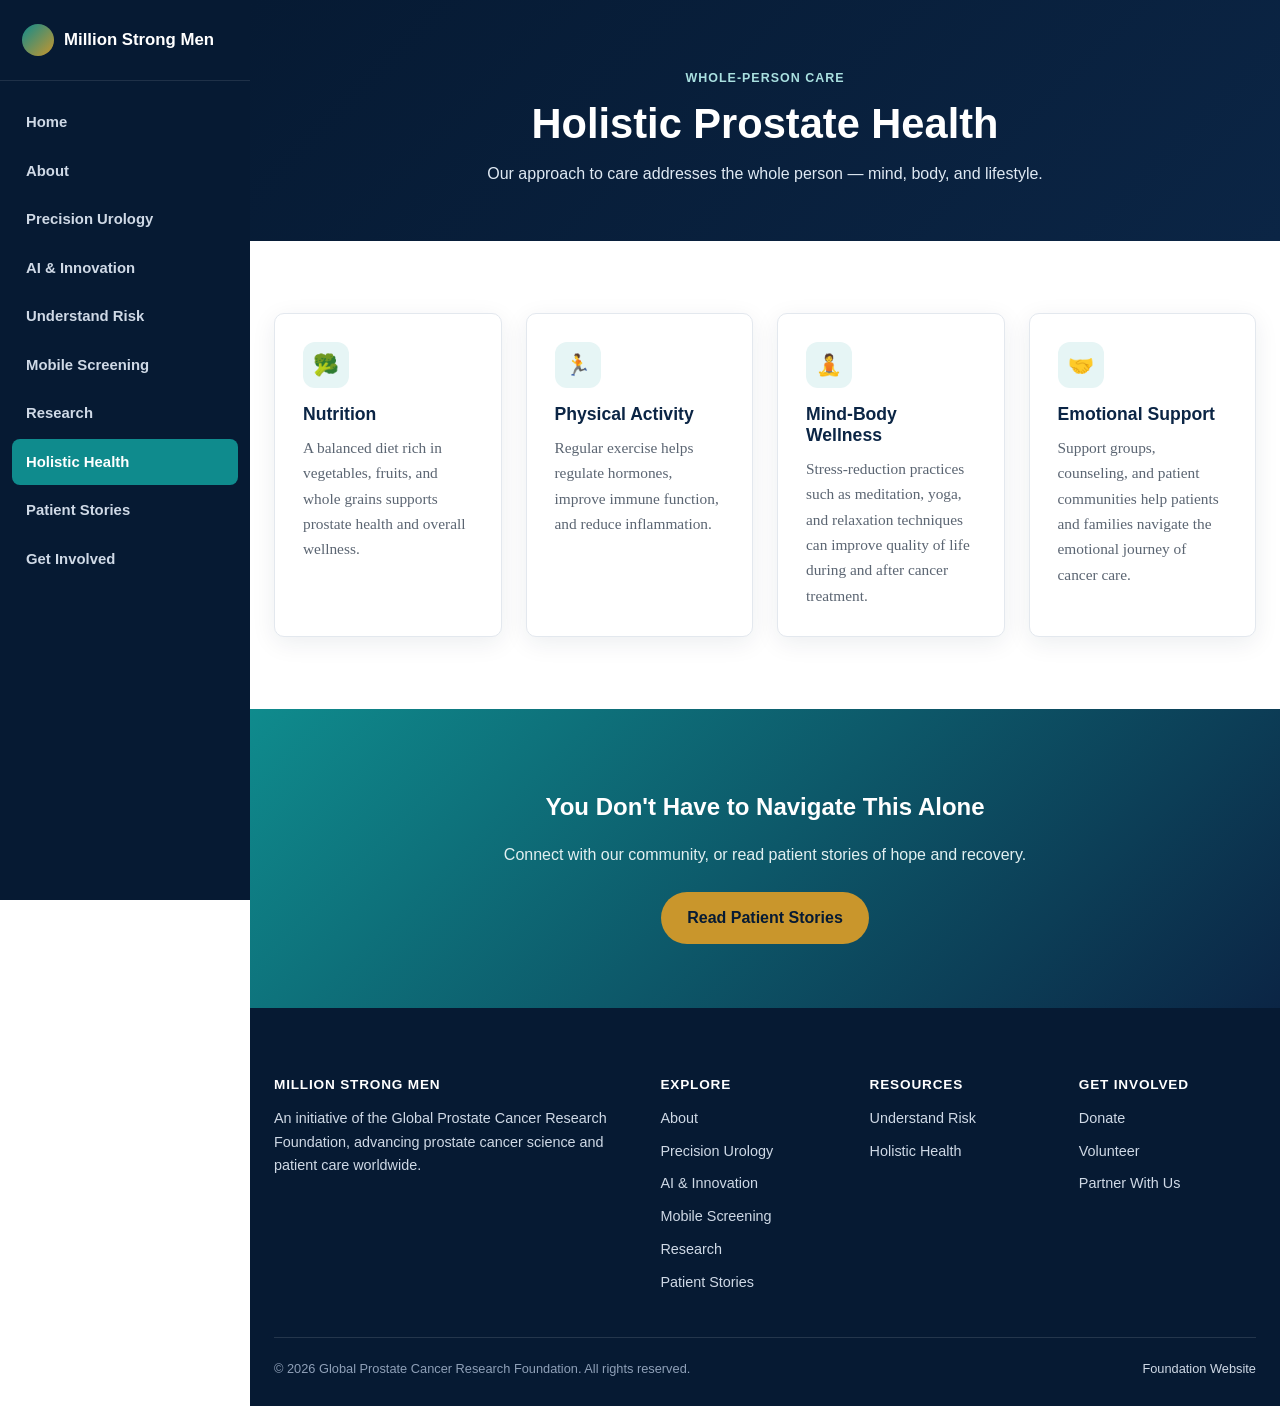
<file: holistic-health.html>
<!DOCTYPE html>
<html lang="en">
<head>
<meta charset="UTF-8">
<meta name="viewport" content="width=device-width, initial-scale=1.0">
<title>Holistic Prostate Health | Million Strong Men</title>
<link rel="stylesheet" href="assets/style.css">
</head>
<body>

<div class="sidebar-overlay"></div>
<aside class="sidebar">
  <a href="index.html" class="sidebar-brand"><span class="mark"></span>Million Strong Men</a>
  <nav class="sidebar-nav">
      <a href="index.html">Home</a>
      <a href="about.html">About</a>
      <a href="precision-urology.html">Precision Urology</a>
      <a href="ai-innovation.html">AI & Innovation</a>
      <a href="risk-factors.html">Understand Risk</a>
      <a href="mobile-screening.html">Mobile Screening</a>
      <a href="research.html">Research</a>
      <a href="holistic-health.html" class="active">Holistic Health</a>
      <a href="patient-stories.html">Patient Stories</a>
      <a href="get-involved.html">Get Involved</a>
  </nav>
</aside>
<div class="mobile-topbar">
  <span class="nav-brand"><span class="mark"></span>Million Strong Men</span>
  <button class="nav-toggle" aria-label="Toggle navigation">&#9776;</button>
</div>
<div class="main-content">

<section class="page-hero">
  <div class="container">
    <span class="eyebrow" style="color:#a9e0e0;">Whole-Person Care</span>
    <h1>Holistic Prostate Health</h1>
    <p>Our approach to care addresses the whole person — mind, body, and lifestyle.</p>
  </div>
</section>

<section>
  <div class="container">
    <div class="grid grid-4">
      <div class="card">
        <div class="icon-badge">🥦</div>
        <h3>Nutrition</h3>
        <p>A balanced diet rich in vegetables, fruits, and whole grains supports prostate health and overall wellness.</p>
      </div>
      <div class="card">
        <div class="icon-badge">🏃</div>
        <h3>Physical Activity</h3>
        <p>Regular exercise helps regulate hormones, improve immune function, and reduce inflammation.</p>
      </div>
      <div class="card">
        <div class="icon-badge">🧘</div>
        <h3>Mind-Body Wellness</h3>
        <p>Stress-reduction practices such as meditation, yoga, and relaxation techniques can improve quality of life during and after cancer treatment.</p>
      </div>
      <div class="card">
        <div class="icon-badge">🤝</div>
        <h3>Emotional Support</h3>
        <p>Support groups, counseling, and patient communities help patients and families navigate the emotional journey of cancer care.</p>
      </div>
    </div>
  </div>
</section>

<section class="cta-band">
  <div class="container">
    <h2>You Don't Have to Navigate This Alone</h2>
    <p>Connect with our community, or read patient stories of hope and recovery.</p>
    <div style="margin-top:24px;">
      <a href="patient-stories.html" class="btn btn-primary">Read Patient Stories</a>
    </div>
  </div>
</section>

<footer class="site-footer">
  <div class="container">
    <div class="foot-grid">
      <div>
        <h4>Million Strong Men</h4>
        <p>An initiative of the Global Prostate Cancer Research Foundation, advancing prostate cancer science and patient care worldwide.</p>
      </div>
      <div>
        <h4>Explore</h4>
        <ul>
          <li><a href="about.html">About</a></li>
          <li><a href="precision-urology.html">Precision Urology</a></li>
          <li><a href="ai-innovation.html">AI &amp; Innovation</a></li>
          <li><a href="mobile-screening.html">Mobile Screening</a></li>
          <li><a href="research.html">Research</a></li>
          <li><a href="patient-stories.html">Patient Stories</a></li>
        </ul>
      </div>
      <div>
        <h4>Resources</h4>
        <ul>
          <li><a href="risk-factors.html">Understand Risk</a></li>
          <li><a href="holistic-health.html">Holistic Health</a></li>
        </ul>
      </div>
      <div>
        <h4>Get Involved</h4>
        <ul>
          <li><a href="get-involved.html">Donate</a></li>
          <li><a href="get-involved.html">Volunteer</a></li>
          <li><a href="get-involved.html">Partner With Us</a></li>
        </ul>
      </div>
    </div>
    <div class="foot-bottom">
      <span>© 2026 Global Prostate Cancer Research Foundation. All rights reserved.</span>
      <span><a href="https://prostatecancercenternyc.com/global-prostate-cancer-research-foundation/" target="_blank" rel="noopener">Foundation Website</a></span>
    </div>
  </div>
</footer>

</div>
<script src="assets/nav.js"></script>
</body>
</html>
</file>
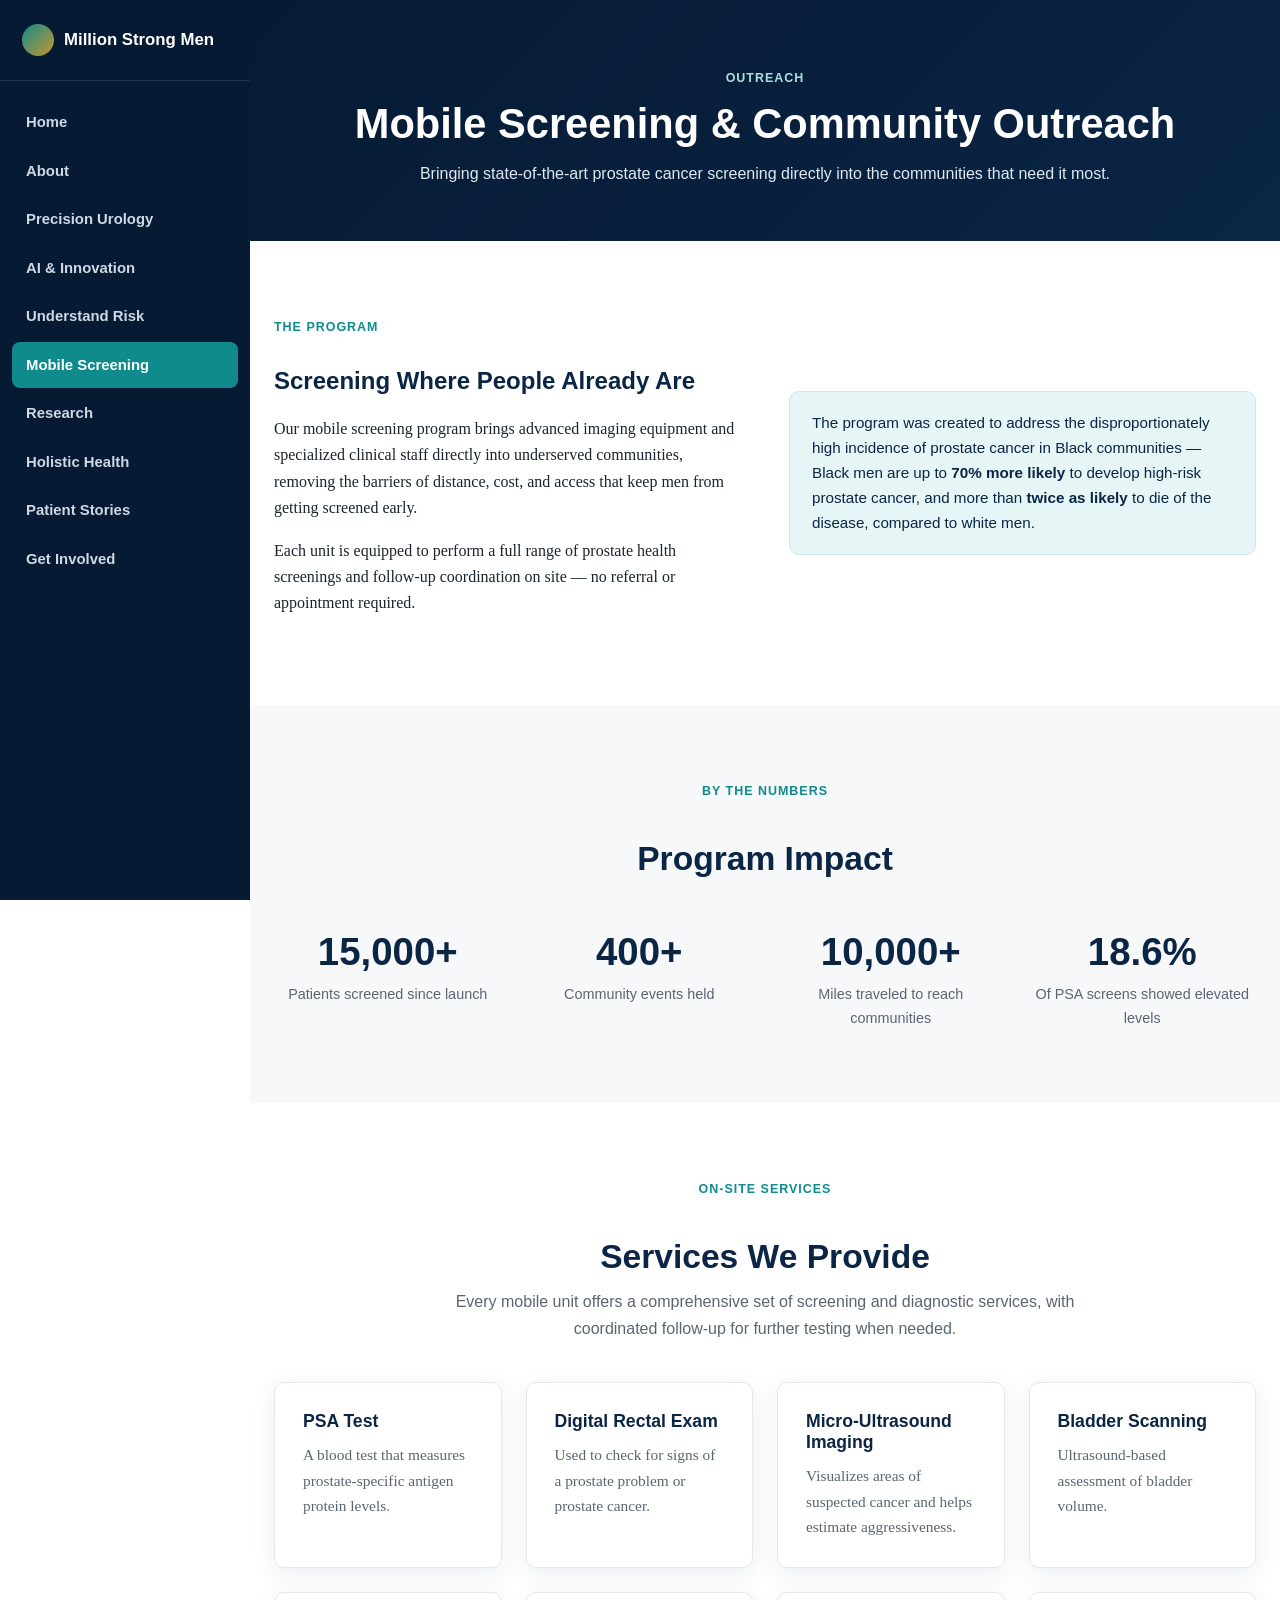
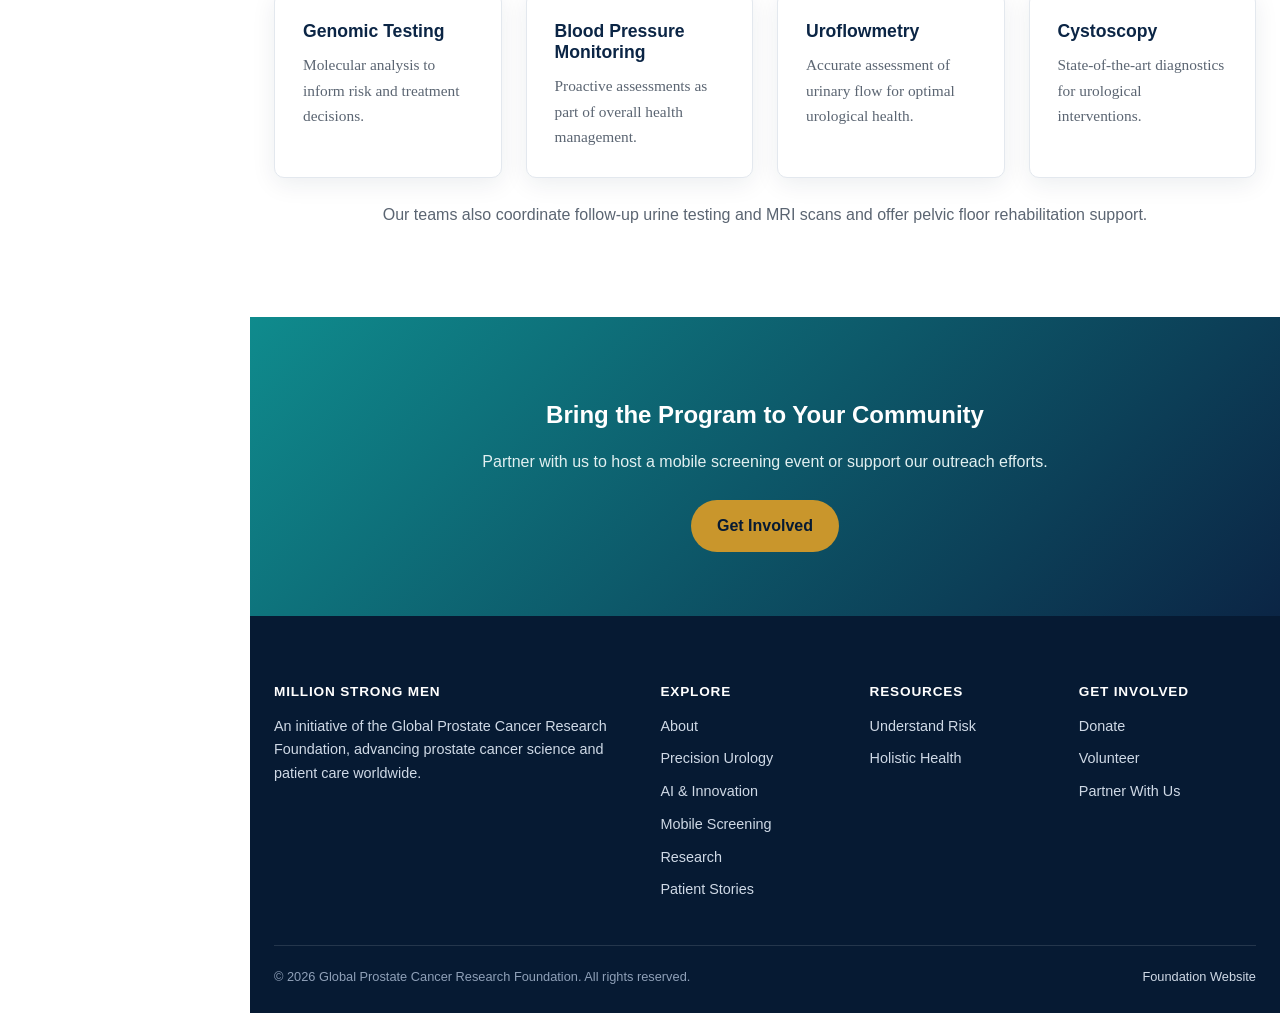
<file: mobile-screening.html>
<!DOCTYPE html>
<html lang="en">
<head>
<meta charset="UTF-8">
<meta name="viewport" content="width=device-width, initial-scale=1.0">
<title>Mobile Screening &amp; Outreach | Million Strong Men</title>
<link rel="stylesheet" href="assets/style.css">
</head>
<body>

<div class="sidebar-overlay"></div>
<aside class="sidebar">
  <a href="index.html" class="sidebar-brand"><span class="mark"></span>Million Strong Men</a>
  <nav class="sidebar-nav">
      <a href="index.html">Home</a>
      <a href="about.html">About</a>
      <a href="precision-urology.html">Precision Urology</a>
      <a href="ai-innovation.html">AI & Innovation</a>
      <a href="risk-factors.html">Understand Risk</a>
      <a href="mobile-screening.html" class="active">Mobile Screening</a>
      <a href="research.html">Research</a>
      <a href="holistic-health.html">Holistic Health</a>
      <a href="patient-stories.html">Patient Stories</a>
      <a href="get-involved.html">Get Involved</a>
  </nav>
</aside>
<div class="mobile-topbar">
  <span class="nav-brand"><span class="mark"></span>Million Strong Men</span>
  <button class="nav-toggle" aria-label="Toggle navigation">&#9776;</button>
</div>
<div class="main-content">

<section class="page-hero">
  <div class="container">
    <span class="eyebrow" style="color:#a9e0e0;">Outreach</span>
    <h1>Mobile Screening &amp; Community Outreach</h1>
    <p>Bringing state-of-the-art prostate cancer screening directly into the communities that need it most.</p>
  </div>
</section>

<section>
  <div class="container">
    <div class="split">
      <div>
        <span class="eyebrow">The Program</span>
        <h2>Screening Where People Already Are</h2>
        <p>Our mobile screening program brings advanced imaging equipment and specialized clinical staff directly into underserved communities, removing the barriers of distance, cost, and access that keep men from getting screened early.</p>
        <p>Each unit is equipped to perform a full range of prostate health screenings and follow-up coordination on site — no referral or appointment required.</p>
      </div>
      <div class="banner-note">
        The program was created to address the disproportionately high incidence of prostate cancer in Black communities — Black men are up to <strong>70% more likely</strong> to develop high-risk prostate cancer, and more than <strong>twice as likely</strong> to die of the disease, compared to white men.
      </div>
    </div>
  </div>
</section>

<section class="alt">
  <div class="container">
    <div class="section-head">
      <span class="eyebrow">By the Numbers</span>
      <h2>Program Impact</h2>
    </div>
    <div class="stats">
      <div class="stat"><div class="num">15,000+</div><div class="label">Patients screened since launch</div></div>
      <div class="stat"><div class="num">400+</div><div class="label">Community events held</div></div>
      <div class="stat"><div class="num">10,000+</div><div class="label">Miles traveled to reach communities</div></div>
      <div class="stat"><div class="num">18.6%</div><div class="label">Of PSA screens showed elevated levels</div></div>
    </div>
  </div>
</section>

<section>
  <div class="container">
    <div class="section-head">
      <span class="eyebrow">On-Site Services</span>
      <h2>Services We Provide</h2>
      <p>Every mobile unit offers a comprehensive set of screening and diagnostic services, with coordinated follow-up for further testing when needed.</p>
    </div>
    <div class="grid grid-4">
      <div class="card"><h3>PSA Test</h3><p>A blood test that measures prostate-specific antigen protein levels.</p></div>
      <div class="card"><h3>Digital Rectal Exam</h3><p>Used to check for signs of a prostate problem or prostate cancer.</p></div>
      <div class="card"><h3>Micro-Ultrasound Imaging</h3><p>Visualizes areas of suspected cancer and helps estimate aggressiveness.</p></div>
      <div class="card"><h3>Bladder Scanning</h3><p>Ultrasound-based assessment of bladder volume.</p></div>
      <div class="card"><h3>Genomic Testing</h3><p>Molecular analysis to inform risk and treatment decisions.</p></div>
      <div class="card"><h3>Blood Pressure Monitoring</h3><p>Proactive assessments as part of overall health management.</p></div>
      <div class="card"><h3>Uroflowmetry</h3><p>Accurate assessment of urinary flow for optimal urological health.</p></div>
      <div class="card"><h3>Cystoscopy</h3><p>State-of-the-art diagnostics for urological interventions.</p></div>
    </div>
    <p style="text-align:center;color:var(--muted);font-family:'Helvetica Neue',Arial,sans-serif;margin-top:24px;">
      Our teams also coordinate follow-up urine testing and MRI scans and offer pelvic floor rehabilitation support.
    </p>
  </div>
</section>

<section class="cta-band">
  <div class="container">
    <h2>Bring the Program to Your Community</h2>
    <p>Partner with us to host a mobile screening event or support our outreach efforts.</p>
    <div style="margin-top:24px;">
      <a href="get-involved.html" class="btn btn-primary">Get Involved</a>
    </div>
  </div>
</section>

<footer class="site-footer">
  <div class="container">
    <div class="foot-grid">
      <div>
        <h4>Million Strong Men</h4>
        <p>An initiative of the Global Prostate Cancer Research Foundation, advancing prostate cancer science and patient care worldwide.</p>
      </div>
      <div>
        <h4>Explore</h4>
        <ul>
          <li><a href="about.html">About</a></li>
          <li><a href="precision-urology.html">Precision Urology</a></li>
          <li><a href="ai-innovation.html">AI &amp; Innovation</a></li>
          <li><a href="mobile-screening.html">Mobile Screening</a></li>
          <li><a href="research.html">Research</a></li>
          <li><a href="patient-stories.html">Patient Stories</a></li>
        </ul>
      </div>
      <div>
        <h4>Resources</h4>
        <ul>
          <li><a href="risk-factors.html">Understand Risk</a></li>
          <li><a href="holistic-health.html">Holistic Health</a></li>
        </ul>
      </div>
      <div>
        <h4>Get Involved</h4>
        <ul>
          <li><a href="get-involved.html">Donate</a></li>
          <li><a href="get-involved.html">Volunteer</a></li>
          <li><a href="get-involved.html">Partner With Us</a></li>
        </ul>
      </div>
    </div>
    <div class="foot-bottom">
      <span>© 2026 Global Prostate Cancer Research Foundation. All rights reserved.</span>
      <span><a href="https://prostatecancercenternyc.com/global-prostate-cancer-research-foundation/" target="_blank" rel="noopener">Foundation Website</a></span>
    </div>
  </div>
</footer>

</div>
<script src="assets/nav.js"></script>

</body>
</html>
</file>
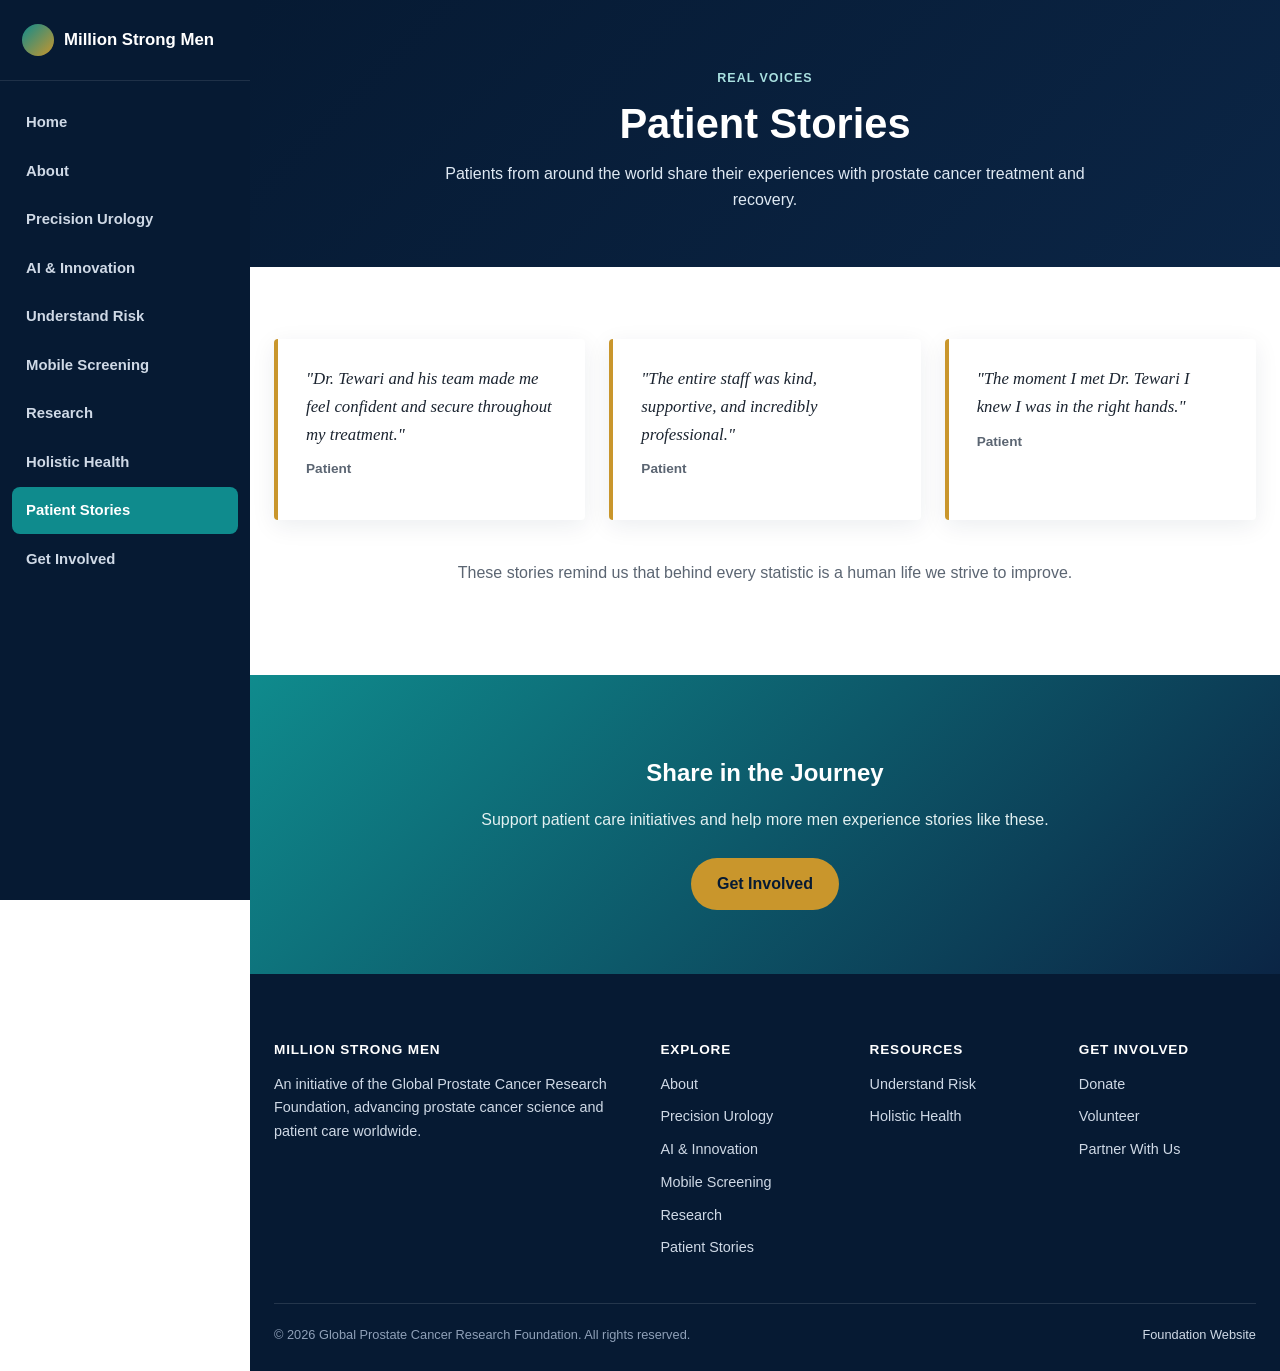
<file: patient-stories.html>
<!DOCTYPE html>
<html lang="en">
<head>
<meta charset="UTF-8">
<meta name="viewport" content="width=device-width, initial-scale=1.0">
<title>Patient Stories | Million Strong Men</title>
<link rel="stylesheet" href="assets/style.css">
</head>
<body>

<div class="sidebar-overlay"></div>
<aside class="sidebar">
  <a href="index.html" class="sidebar-brand"><span class="mark"></span>Million Strong Men</a>
  <nav class="sidebar-nav">
      <a href="index.html">Home</a>
      <a href="about.html">About</a>
      <a href="precision-urology.html">Precision Urology</a>
      <a href="ai-innovation.html">AI & Innovation</a>
      <a href="risk-factors.html">Understand Risk</a>
      <a href="mobile-screening.html">Mobile Screening</a>
      <a href="research.html">Research</a>
      <a href="holistic-health.html">Holistic Health</a>
      <a href="patient-stories.html" class="active">Patient Stories</a>
      <a href="get-involved.html">Get Involved</a>
  </nav>
</aside>
<div class="mobile-topbar">
  <span class="nav-brand"><span class="mark"></span>Million Strong Men</span>
  <button class="nav-toggle" aria-label="Toggle navigation">&#9776;</button>
</div>
<div class="main-content">

<section class="page-hero">
  <div class="container">
    <span class="eyebrow" style="color:#a9e0e0;">Real Voices</span>
    <h1>Patient Stories</h1>
    <p>Patients from around the world share their experiences with prostate cancer treatment and recovery.</p>
  </div>
</section>

<section>
  <div class="container">
    <div class="grid grid-3">
      <div class="quote-card">
        <p class="quote">"Dr. Tewari and his team made me feel confident and secure throughout my treatment."</p>
        <p class="who">Patient</p>
      </div>
      <div class="quote-card">
        <p class="quote">"The entire staff was kind, supportive, and incredibly professional."</p>
        <p class="who">Patient</p>
      </div>
      <div class="quote-card">
        <p class="quote">"The moment I met Dr. Tewari I knew I was in the right hands."</p>
        <p class="who">Patient</p>
      </div>
    </div>
    <p style="text-align:center;margin-top:40px;color:var(--muted);font-family:'Helvetica Neue',Arial,sans-serif;">
      These stories remind us that behind every statistic is a human life we strive to improve.
    </p>
  </div>
</section>

<section class="cta-band">
  <div class="container">
    <h2>Share in the Journey</h2>
    <p>Support patient care initiatives and help more men experience stories like these.</p>
    <div style="margin-top:24px;">
      <a href="get-involved.html" class="btn btn-primary">Get Involved</a>
    </div>
  </div>
</section>

<footer class="site-footer">
  <div class="container">
    <div class="foot-grid">
      <div>
        <h4>Million Strong Men</h4>
        <p>An initiative of the Global Prostate Cancer Research Foundation, advancing prostate cancer science and patient care worldwide.</p>
      </div>
      <div>
        <h4>Explore</h4>
        <ul>
          <li><a href="about.html">About</a></li>
          <li><a href="precision-urology.html">Precision Urology</a></li>
          <li><a href="ai-innovation.html">AI &amp; Innovation</a></li>
          <li><a href="mobile-screening.html">Mobile Screening</a></li>
          <li><a href="research.html">Research</a></li>
          <li><a href="patient-stories.html">Patient Stories</a></li>
        </ul>
      </div>
      <div>
        <h4>Resources</h4>
        <ul>
          <li><a href="risk-factors.html">Understand Risk</a></li>
          <li><a href="holistic-health.html">Holistic Health</a></li>
        </ul>
      </div>
      <div>
        <h4>Get Involved</h4>
        <ul>
          <li><a href="get-involved.html">Donate</a></li>
          <li><a href="get-involved.html">Volunteer</a></li>
          <li><a href="get-involved.html">Partner With Us</a></li>
        </ul>
      </div>
    </div>
    <div class="foot-bottom">
      <span>© 2026 Global Prostate Cancer Research Foundation. All rights reserved.</span>
      <span><a href="https://prostatecancercenternyc.com/global-prostate-cancer-research-foundation/" target="_blank" rel="noopener">Foundation Website</a></span>
    </div>
  </div>
</footer>

</div>
<script src="assets/nav.js"></script>
</body>
</html>
</file>
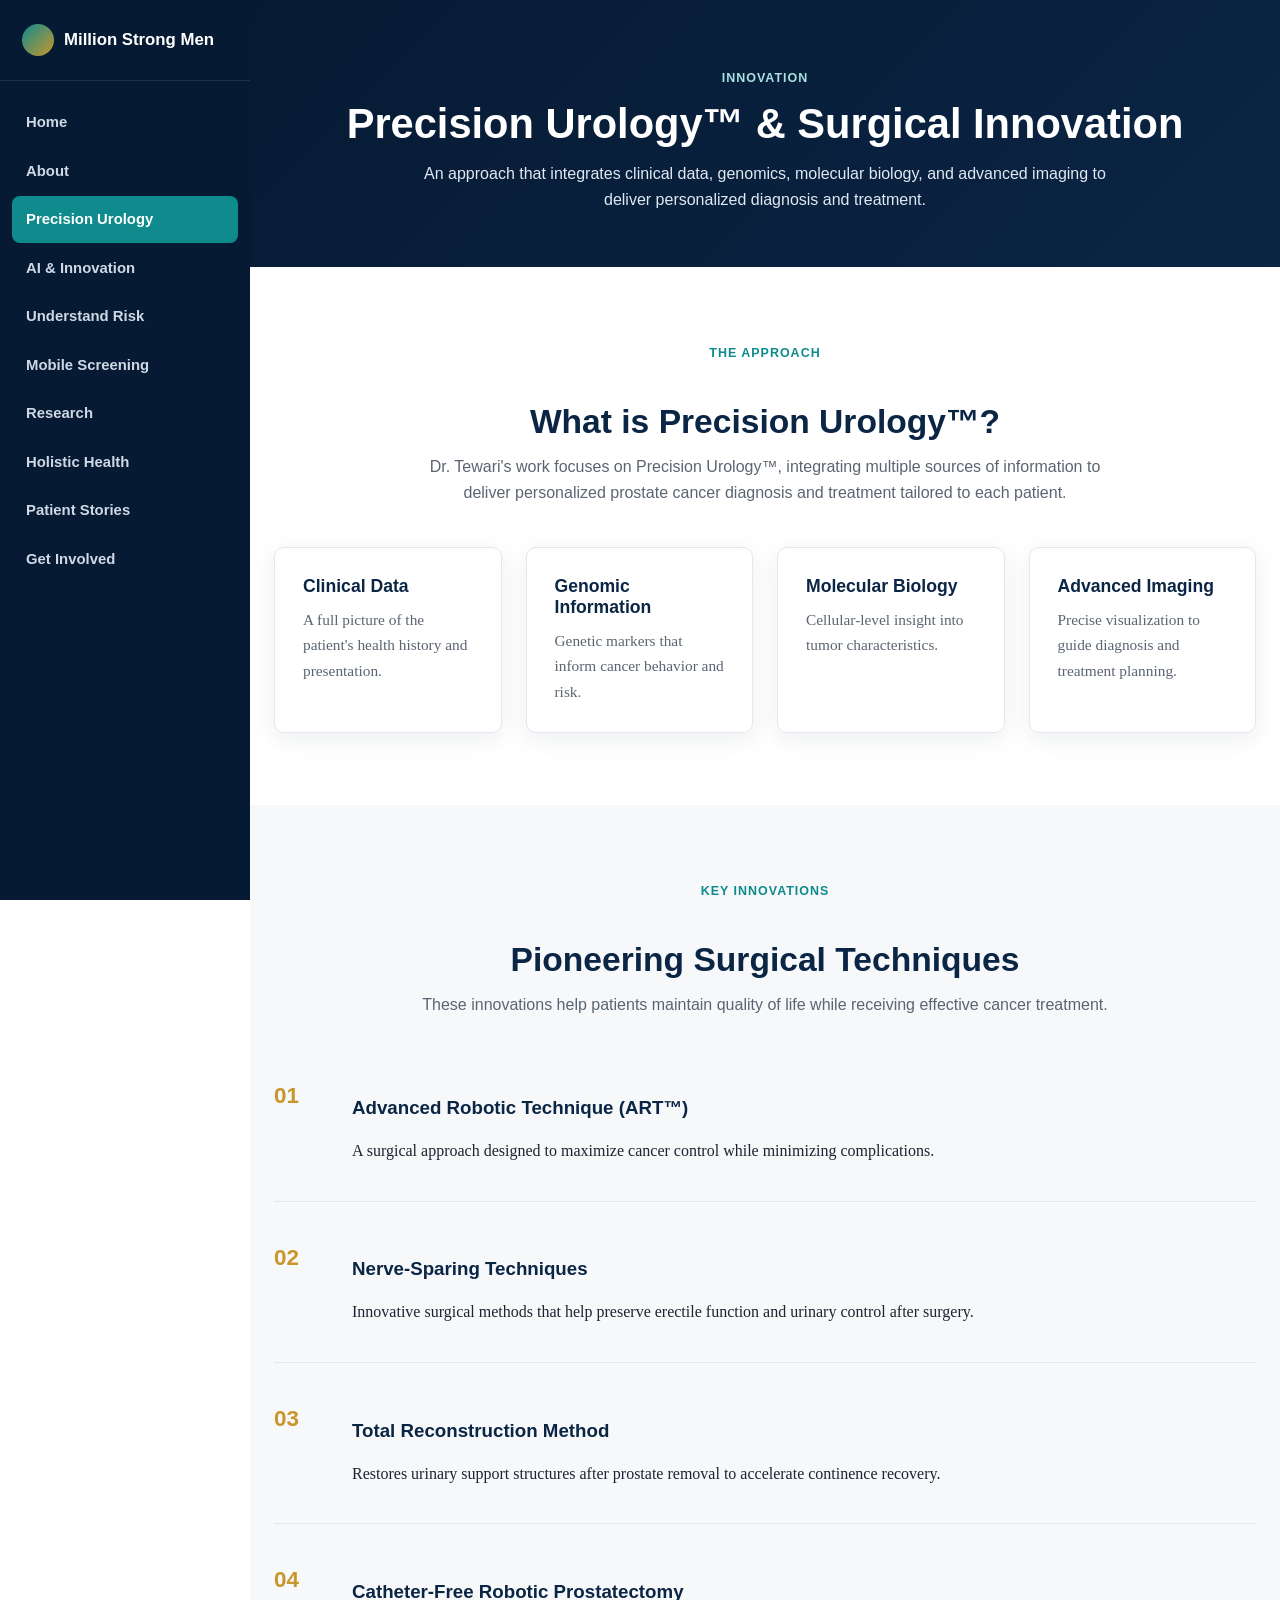
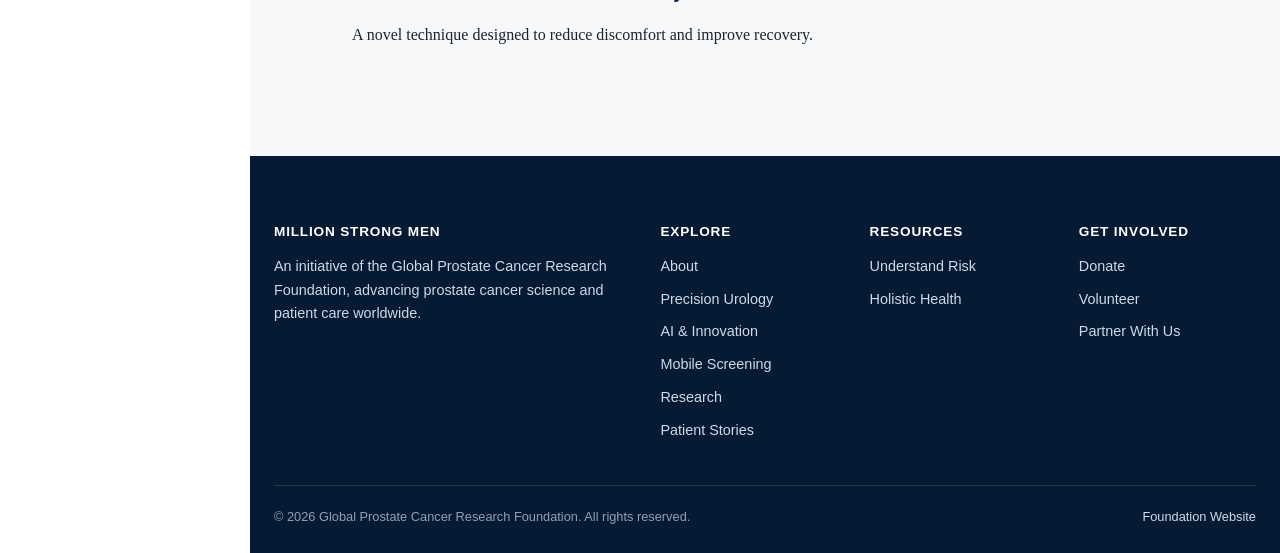
<file: precision-urology.html>
<!DOCTYPE html>
<html lang="en">
<head>
<meta charset="UTF-8">
<meta name="viewport" content="width=device-width, initial-scale=1.0">
<title>Precision Urology &amp; Surgical Innovation | Million Strong Men</title>
<link rel="stylesheet" href="assets/style.css">
</head>
<body>

<div class="sidebar-overlay"></div>
<aside class="sidebar">
  <a href="index.html" class="sidebar-brand"><span class="mark"></span>Million Strong Men</a>
  <nav class="sidebar-nav">
      <a href="index.html">Home</a>
      <a href="about.html">About</a>
      <a href="precision-urology.html" class="active">Precision Urology</a>
      <a href="ai-innovation.html">AI & Innovation</a>
      <a href="risk-factors.html">Understand Risk</a>
      <a href="mobile-screening.html">Mobile Screening</a>
      <a href="research.html">Research</a>
      <a href="holistic-health.html">Holistic Health</a>
      <a href="patient-stories.html">Patient Stories</a>
      <a href="get-involved.html">Get Involved</a>
  </nav>
</aside>
<div class="mobile-topbar">
  <span class="nav-brand"><span class="mark"></span>Million Strong Men</span>
  <button class="nav-toggle" aria-label="Toggle navigation">&#9776;</button>
</div>
<div class="main-content">

<section class="page-hero">
  <div class="container">
    <span class="eyebrow" style="color:#a9e0e0;">Innovation</span>
    <h1>Precision Urology™ &amp; Surgical Innovation</h1>
    <p>An approach that integrates clinical data, genomics, molecular biology, and advanced imaging to deliver personalized diagnosis and treatment.</p>
  </div>
</section>

<section>
  <div class="container">
    <div class="section-head">
      <span class="eyebrow">The Approach</span>
      <h2>What is Precision Urology™?</h2>
      <p>Dr. Tewari's work focuses on Precision Urology™, integrating multiple sources of information to deliver personalized prostate cancer diagnosis and treatment tailored to each patient.</p>
    </div>
    <div class="grid grid-4">
      <div class="card"><h3>Clinical Data</h3><p>A full picture of the patient's health history and presentation.</p></div>
      <div class="card"><h3>Genomic Information</h3><p>Genetic markers that inform cancer behavior and risk.</p></div>
      <div class="card"><h3>Molecular Biology</h3><p>Cellular-level insight into tumor characteristics.</p></div>
      <div class="card"><h3>Advanced Imaging</h3><p>Precise visualization to guide diagnosis and treatment planning.</p></div>
    </div>
  </div>
</section>

<section class="alt">
  <div class="container">
    <div class="section-head">
      <span class="eyebrow">Key Innovations</span>
      <h2>Pioneering Surgical Techniques</h2>
      <p>These innovations help patients maintain quality of life while receiving effective cancer treatment.</p>
    </div>
    <div class="innov">
      <div class="innov-item">
        <div class="innov-num">01</div>
        <div>
          <h3>Advanced Robotic Technique (ART™)</h3>
          <p>A surgical approach designed to maximize cancer control while minimizing complications.</p>
        </div>
      </div>
      <div class="innov-item">
        <div class="innov-num">02</div>
        <div>
          <h3>Nerve-Sparing Techniques</h3>
          <p>Innovative surgical methods that help preserve erectile function and urinary control after surgery.</p>
        </div>
      </div>
      <div class="innov-item">
        <div class="innov-num">03</div>
        <div>
          <h3>Total Reconstruction Method</h3>
          <p>Restores urinary support structures after prostate removal to accelerate continence recovery.</p>
        </div>
      </div>
      <div class="innov-item">
        <div class="innov-num">04</div>
        <div>
          <h3>Catheter-Free Robotic Prostatectomy</h3>
          <p>A novel technique designed to reduce discomfort and improve recovery.</p>
        </div>
      </div>
    </div>
  </div>
</section>

<footer class="site-footer">
  <div class="container">
    <div class="foot-grid">
      <div>
        <h4>Million Strong Men</h4>
        <p>An initiative of the Global Prostate Cancer Research Foundation, advancing prostate cancer science and patient care worldwide.</p>
      </div>
      <div>
        <h4>Explore</h4>
        <ul>
          <li><a href="about.html">About</a></li>
          <li><a href="precision-urology.html">Precision Urology</a></li>
          <li><a href="ai-innovation.html">AI &amp; Innovation</a></li>
          <li><a href="mobile-screening.html">Mobile Screening</a></li>
          <li><a href="research.html">Research</a></li>
          <li><a href="patient-stories.html">Patient Stories</a></li>
        </ul>
      </div>
      <div>
        <h4>Resources</h4>
        <ul>
          <li><a href="risk-factors.html">Understand Risk</a></li>
          <li><a href="holistic-health.html">Holistic Health</a></li>
        </ul>
      </div>
      <div>
        <h4>Get Involved</h4>
        <ul>
          <li><a href="get-involved.html">Donate</a></li>
          <li><a href="get-involved.html">Volunteer</a></li>
          <li><a href="get-involved.html">Partner With Us</a></li>
        </ul>
      </div>
    </div>
    <div class="foot-bottom">
      <span>© 2026 Global Prostate Cancer Research Foundation. All rights reserved.</span>
      <span><a href="https://prostatecancercenternyc.com/global-prostate-cancer-research-foundation/" target="_blank" rel="noopener">Foundation Website</a></span>
    </div>
  </div>
</footer>

</div>
<script src="assets/nav.js"></script>
</body>
</html>
</file>
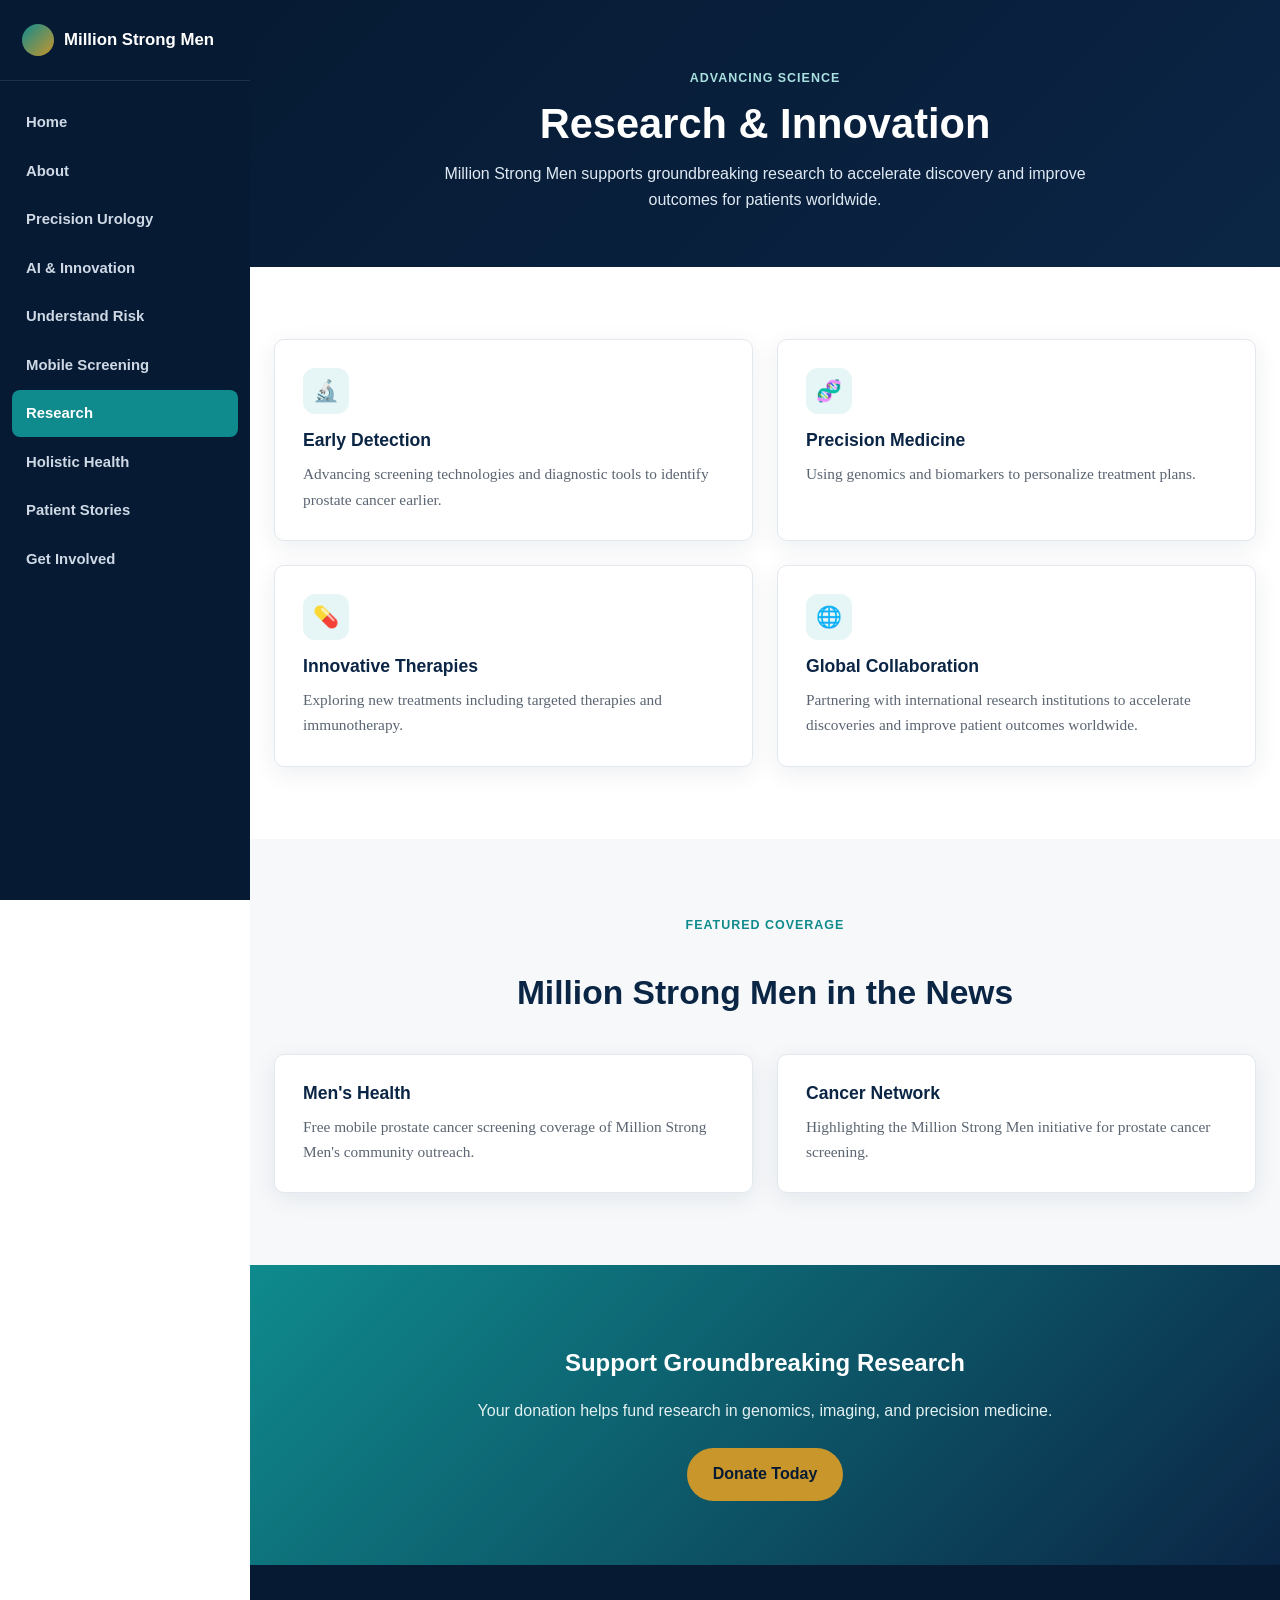
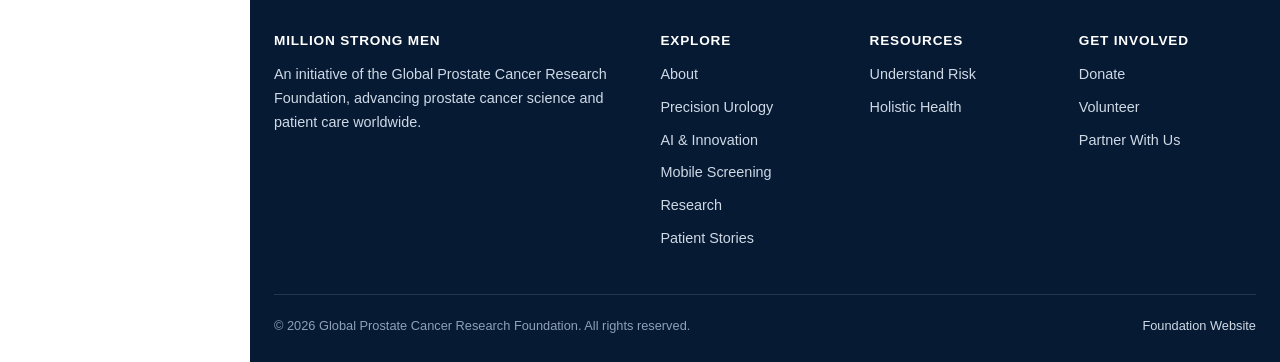
<file: research.html>
<!DOCTYPE html>
<html lang="en">
<head>
<meta charset="UTF-8">
<meta name="viewport" content="width=device-width, initial-scale=1.0">
<title>Research &amp; Innovation | Million Strong Men</title>
<link rel="stylesheet" href="assets/style.css">
</head>
<body>

<div class="sidebar-overlay"></div>
<aside class="sidebar">
  <a href="index.html" class="sidebar-brand"><span class="mark"></span>Million Strong Men</a>
  <nav class="sidebar-nav">
      <a href="index.html">Home</a>
      <a href="about.html">About</a>
      <a href="precision-urology.html">Precision Urology</a>
      <a href="ai-innovation.html">AI & Innovation</a>
      <a href="risk-factors.html">Understand Risk</a>
      <a href="mobile-screening.html">Mobile Screening</a>
      <a href="research.html" class="active">Research</a>
      <a href="holistic-health.html">Holistic Health</a>
      <a href="patient-stories.html">Patient Stories</a>
      <a href="get-involved.html">Get Involved</a>
  </nav>
</aside>
<div class="mobile-topbar">
  <span class="nav-brand"><span class="mark"></span>Million Strong Men</span>
  <button class="nav-toggle" aria-label="Toggle navigation">&#9776;</button>
</div>
<div class="main-content">

<section class="page-hero">
  <div class="container">
    <span class="eyebrow" style="color:#a9e0e0;">Advancing Science</span>
    <h1>Research &amp; Innovation</h1>
    <p>Million Strong Men supports groundbreaking research to accelerate discovery and improve outcomes for patients worldwide.</p>
  </div>
</section>

<section>
  <div class="container">
    <div class="grid grid-2">
      <div class="card">
        <div class="icon-badge">🔬</div>
        <h3>Early Detection</h3>
        <p>Advancing screening technologies and diagnostic tools to identify prostate cancer earlier.</p>
      </div>
      <div class="card">
        <div class="icon-badge">🧬</div>
        <h3>Precision Medicine</h3>
        <p>Using genomics and biomarkers to personalize treatment plans.</p>
      </div>
      <div class="card">
        <div class="icon-badge">💊</div>
        <h3>Innovative Therapies</h3>
        <p>Exploring new treatments including targeted therapies and immunotherapy.</p>
      </div>
      <div class="card">
        <div class="icon-badge">🌐</div>
        <h3>Global Collaboration</h3>
        <p>Partnering with international research institutions to accelerate discoveries and improve patient outcomes worldwide.</p>
      </div>
    </div>
  </div>
</section>

<section class="alt">
  <div class="container">
    <div class="section-head">
      <span class="eyebrow">Featured Coverage</span>
      <h2>Million Strong Men in the News</h2>
    </div>
    <div class="grid grid-2">
      <a class="card" href="https://www.menshealth.com/health/a71130823/free-mobile-prostate-cancer-screening/" target="_blank" rel="noopener" style="text-decoration:none;">
        <h3>Men's Health</h3>
        <p>Free mobile prostate cancer screening coverage of Million Strong Men's community outreach.</p>
      </a>
      <a class="card" href="https://www.cancernetwork.com/view/highlighting-the-million-strong-men-initiative-for-prostate-cancer-screening" target="_blank" rel="noopener" style="text-decoration:none;">
        <h3>Cancer Network</h3>
        <p>Highlighting the Million Strong Men initiative for prostate cancer screening.</p>
      </a>
    </div>
  </div>
</section>

<section class="cta-band">
  <div class="container">
    <h2>Support Groundbreaking Research</h2>
    <p>Your donation helps fund research in genomics, imaging, and precision medicine.</p>
    <div style="margin-top:24px;">
      <a href="get-involved.html" class="btn btn-primary">Donate Today</a>
    </div>
  </div>
</section>

<footer class="site-footer">
  <div class="container">
    <div class="foot-grid">
      <div>
        <h4>Million Strong Men</h4>
        <p>An initiative of the Global Prostate Cancer Research Foundation, advancing prostate cancer science and patient care worldwide.</p>
      </div>
      <div>
        <h4>Explore</h4>
        <ul>
          <li><a href="about.html">About</a></li>
          <li><a href="precision-urology.html">Precision Urology</a></li>
          <li><a href="ai-innovation.html">AI &amp; Innovation</a></li>
          <li><a href="mobile-screening.html">Mobile Screening</a></li>
          <li><a href="research.html">Research</a></li>
          <li><a href="patient-stories.html">Patient Stories</a></li>
        </ul>
      </div>
      <div>
        <h4>Resources</h4>
        <ul>
          <li><a href="risk-factors.html">Understand Risk</a></li>
          <li><a href="holistic-health.html">Holistic Health</a></li>
        </ul>
      </div>
      <div>
        <h4>Get Involved</h4>
        <ul>
          <li><a href="get-involved.html">Donate</a></li>
          <li><a href="get-involved.html">Volunteer</a></li>
          <li><a href="get-involved.html">Partner With Us</a></li>
        </ul>
      </div>
    </div>
    <div class="foot-bottom">
      <span>© 2026 Global Prostate Cancer Research Foundation. All rights reserved.</span>
      <span><a href="https://prostatecancercenternyc.com/global-prostate-cancer-research-foundation/" target="_blank" rel="noopener">Foundation Website</a></span>
    </div>
  </div>
</footer>

</div>
<script src="assets/nav.js"></script>
</body>
</html>
</file>
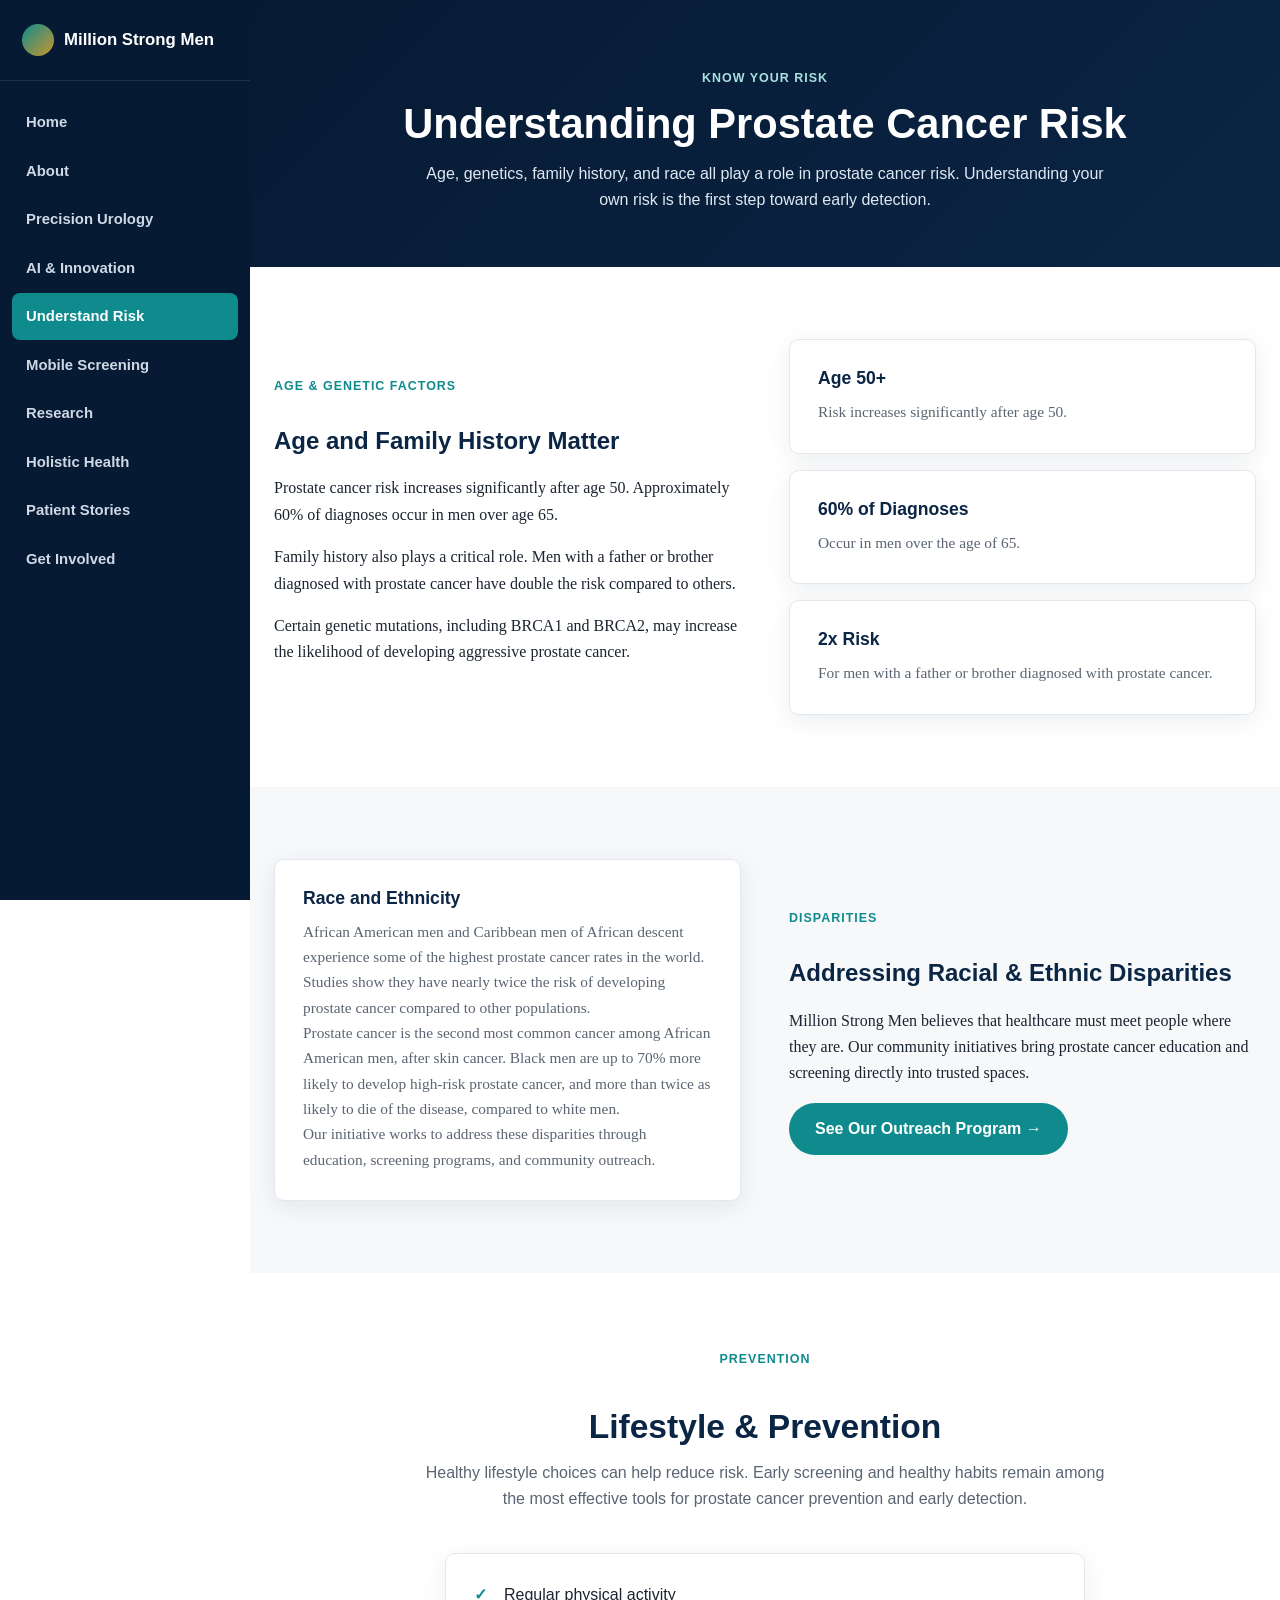
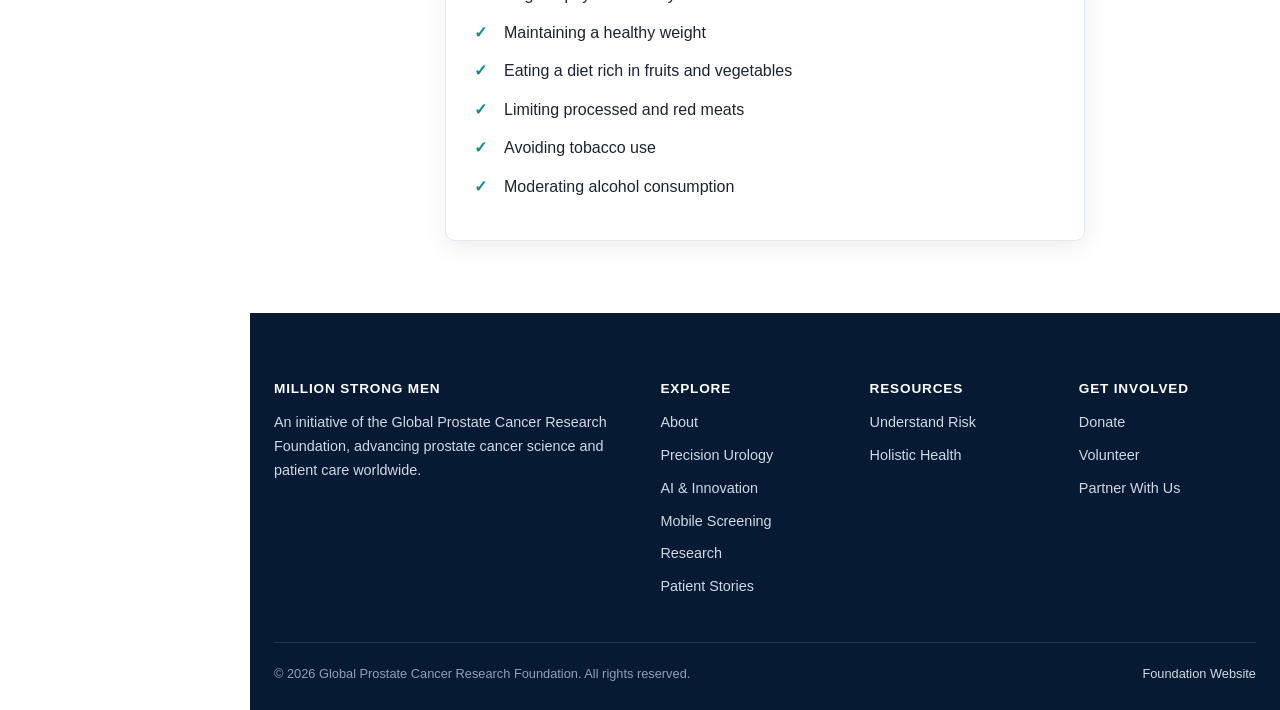
<file: risk-factors.html>
<!DOCTYPE html>
<html lang="en">
<head>
<meta charset="UTF-8">
<meta name="viewport" content="width=device-width, initial-scale=1.0">
<title>Understanding Prostate Cancer Risk | Million Strong Men</title>
<link rel="stylesheet" href="assets/style.css">
</head>
<body>

<div class="sidebar-overlay"></div>
<aside class="sidebar">
  <a href="index.html" class="sidebar-brand"><span class="mark"></span>Million Strong Men</a>
  <nav class="sidebar-nav">
      <a href="index.html">Home</a>
      <a href="about.html">About</a>
      <a href="precision-urology.html">Precision Urology</a>
      <a href="ai-innovation.html">AI & Innovation</a>
      <a href="risk-factors.html" class="active">Understand Risk</a>
      <a href="mobile-screening.html">Mobile Screening</a>
      <a href="research.html">Research</a>
      <a href="holistic-health.html">Holistic Health</a>
      <a href="patient-stories.html">Patient Stories</a>
      <a href="get-involved.html">Get Involved</a>
  </nav>
</aside>
<div class="mobile-topbar">
  <span class="nav-brand"><span class="mark"></span>Million Strong Men</span>
  <button class="nav-toggle" aria-label="Toggle navigation">&#9776;</button>
</div>
<div class="main-content">

<section class="page-hero">
  <div class="container">
    <span class="eyebrow" style="color:#a9e0e0;">Know Your Risk</span>
    <h1>Understanding Prostate Cancer Risk</h1>
    <p>Age, genetics, family history, and race all play a role in prostate cancer risk. Understanding your own risk is the first step toward early detection.</p>
  </div>
</section>

<section>
  <div class="container">
    <div class="split">
      <div>
        <span class="eyebrow">Age &amp; Genetic Factors</span>
        <h2>Age and Family History Matter</h2>
        <p>Prostate cancer risk increases significantly after age 50. Approximately 60% of diagnoses occur in men over age 65.</p>
        <p>Family history also plays a critical role. Men with a father or brother diagnosed with prostate cancer have double the risk compared to others.</p>
        <p>Certain genetic mutations, including BRCA1 and BRCA2, may increase the likelihood of developing aggressive prostate cancer.</p>
      </div>
      <div class="grid" style="gap:16px;">
        <div class="card"><h3>Age 50+</h3><p>Risk increases significantly after age 50.</p></div>
        <div class="card"><h3>60% of Diagnoses</h3><p>Occur in men over the age of 65.</p></div>
        <div class="card"><h3>2x Risk</h3><p>For men with a father or brother diagnosed with prostate cancer.</p></div>
      </div>
    </div>
  </div>
</section>

<section class="alt">
  <div class="container">
    <div class="split">
      <div class="card">
        <h3>Race and Ethnicity</h3>
        <p>African American men and Caribbean men of African descent experience some of the highest prostate cancer rates in the world. Studies show they have nearly twice the risk of developing prostate cancer compared to other populations.</p>
        <p>Prostate cancer is the second most common cancer among African American men, after skin cancer. Black men are up to 70% more likely to develop high-risk prostate cancer, and more than twice as likely to die of the disease, compared to white men.</p>
        <p>Our initiative works to address these disparities through education, screening programs, and community outreach.</p>
      </div>
      <div>
        <span class="eyebrow">Disparities</span>
        <h2>Addressing Racial &amp; Ethnic Disparities</h2>
        <p>Million Strong Men believes that healthcare must meet people where they are. Our community initiatives bring prostate cancer education and screening directly into trusted spaces.</p>
        <a href="mobile-screening.html" class="btn btn-teal">See Our Outreach Program →</a>
      </div>
    </div>
  </div>
</section>

<section>
  <div class="container">
    <div class="section-head">
      <span class="eyebrow">Prevention</span>
      <h2>Lifestyle &amp; Prevention</h2>
      <p>Healthy lifestyle choices can help reduce risk. Early screening and healthy habits remain among the most effective tools for prostate cancer prevention and early detection.</p>
    </div>
    <div class="card" style="max-width:640px;margin:0 auto;">
      <ul class="check-list">
        <li>Regular physical activity</li>
        <li>Maintaining a healthy weight</li>
        <li>Eating a diet rich in fruits and vegetables</li>
        <li>Limiting processed and red meats</li>
        <li>Avoiding tobacco use</li>
        <li>Moderating alcohol consumption</li>
      </ul>
    </div>
  </div>
</section>

<footer class="site-footer">
  <div class="container">
    <div class="foot-grid">
      <div>
        <h4>Million Strong Men</h4>
        <p>An initiative of the Global Prostate Cancer Research Foundation, advancing prostate cancer science and patient care worldwide.</p>
      </div>
      <div>
        <h4>Explore</h4>
        <ul>
          <li><a href="about.html">About</a></li>
          <li><a href="precision-urology.html">Precision Urology</a></li>
          <li><a href="ai-innovation.html">AI &amp; Innovation</a></li>
          <li><a href="mobile-screening.html">Mobile Screening</a></li>
          <li><a href="research.html">Research</a></li>
          <li><a href="patient-stories.html">Patient Stories</a></li>
        </ul>
      </div>
      <div>
        <h4>Resources</h4>
        <ul>
          <li><a href="risk-factors.html">Understand Risk</a></li>
          <li><a href="holistic-health.html">Holistic Health</a></li>
        </ul>
      </div>
      <div>
        <h4>Get Involved</h4>
        <ul>
          <li><a href="get-involved.html">Donate</a></li>
          <li><a href="get-involved.html">Volunteer</a></li>
          <li><a href="get-involved.html">Partner With Us</a></li>
        </ul>
      </div>
    </div>
    <div class="foot-bottom">
      <span>© 2026 Global Prostate Cancer Research Foundation. All rights reserved.</span>
      <span><a href="https://prostatecancercenternyc.com/global-prostate-cancer-research-foundation/" target="_blank" rel="noopener">Foundation Website</a></span>
    </div>
  </div>
</footer>

</div>
<script src="assets/nav.js"></script>
</body>
</html>
</file>
<file: assets/style.css>
:root {
  --navy: #0b2545;
  --navy-dark: #061a33;
  --teal: #0f8b8d;
  --teal-light: #e6f5f5;
  --gold: #c9962c;
  --ink: #1b2430;
  --muted: #5b6572;
  --paper: #ffffff;
  --paper-alt: #f6f8fa;
  --border: #e3e8ee;
  --radius: 10px;
  --maxw: 1120px;
  --shadow: 0 6px 24px rgba(11, 37, 69, 0.08);
}

* { box-sizing: border-box; }
html { scroll-behavior: smooth; }

body {
  margin: 0;
  font-family: "Georgia", "Iowan Old Style", serif;
  color: var(--ink);
  background: var(--paper);
  line-height: 1.65;
}

h1, h2, h3, h4, .nav-brand {
  font-family: "Helvetica Neue", Arial, sans-serif;
  font-weight: 700;
  color: var(--navy);
  line-height: 1.2;
}

p { margin: 0 0 1em; }
a { color: var(--teal); text-decoration: none; }
a:hover { text-decoration: underline; }
img { max-width: 100%; display: block; }

.container {
  max-width: var(--maxw);
  margin: 0 auto;
  padding: 0 24px;
}

.main-content {
  margin-left: var(--sidebar-w);
}

/* Sidebar Nav */
:root { --sidebar-w: 250px; }

.sidebar {
  position: fixed;
  top: 0; left: 0;
  width: var(--sidebar-w);
  height: 100vh;
  background: var(--navy-dark);
  color: #cfd9e6;
  display: flex;
  flex-direction: column;
  z-index: 100;
  overflow-y: auto;
}
.sidebar-brand {
  display: flex;
  align-items: center;
  gap: 10px;
  padding: 24px 22px;
  font-family: "Helvetica Neue", Arial, sans-serif;
  font-weight: 700;
  font-size: 1.05rem;
  color: #fff;
  border-bottom: 1px solid rgba(255,255,255,.1);
}
.sidebar-brand .mark {
  width: 32px; height: 32px;
  border-radius: 50%;
  background: linear-gradient(135deg, var(--teal), var(--gold));
  display: inline-block;
  flex-shrink: 0;
}
nav.sidebar-nav {
  display: flex;
  flex-direction: column;
  padding: 18px 12px;
  gap: 2px;
  font-family: "Helvetica Neue", Arial, sans-serif;
  font-size: .93rem;
  flex: 1;
}
nav.sidebar-nav a {
  color: #cfd9e6;
  font-weight: 600;
  padding: 11px 14px;
  border-radius: 8px;
  text-decoration: none;
}
nav.sidebar-nav a:hover { background: rgba(255,255,255,.06); color: #fff; }
nav.sidebar-nav a.active {
  background: var(--teal);
  color: #fff;
}
.sidebar-cta {
  padding: 18px;
  border-top: 1px solid rgba(255,255,255,.1);
}
.sidebar-cta a {
  display: block;
  text-align: center;
  background: var(--gold);
  color: var(--navy-dark) !important;
  font-family: "Helvetica Neue", Arial, sans-serif;
  font-weight: 700;
  padding: 12px;
  border-radius: 999px;
  text-decoration: none;
  font-size: .9rem;
}
.sidebar-cta a:hover { opacity: .9; }

/* Mobile topbar for sidebar toggle */
.mobile-topbar {
  display: none;
  position: sticky;
  top: 0;
  z-index: 90;
  background: var(--navy-dark);
  color: #fff;
  align-items: center;
  justify-content: space-between;
  padding: 14px 18px;
  font-family: "Helvetica Neue", Arial, sans-serif;
  font-weight: 700;
}
.mobile-topbar .nav-brand { display: flex; align-items: center; gap: 8px; color: #fff; font-size: 1rem; }
.mobile-topbar .mark { width: 26px; height: 26px; border-radius: 50%; background: linear-gradient(135deg, var(--teal), var(--gold)); display: inline-block; }
.nav-toggle {
  background: none;
  border: 1px solid rgba(255,255,255,.4);
  color: #fff;
  width: 38px; height: 38px;
  border-radius: 8px;
  font-size: 1.1rem;
  cursor: pointer;
}

.sidebar-overlay {
  display: none;
  position: fixed;
  inset: 0;
  background: rgba(6,26,51,.5);
  z-index: 95;
}

@media (max-width: 880px) {
  .sidebar {
    transform: translateX(-100%);
    transition: transform .25s ease;
    box-shadow: 0 0 40px rgba(0,0,0,.3);
  }
  body.sidebar-open .sidebar { transform: translateX(0); }
  body.sidebar-open .sidebar-overlay { display: block; }
  .mobile-topbar { display: flex; }
  .main-content { margin-left: 0 !important; }
}

/* Hero */
.hero {
  background: linear-gradient(135deg, var(--navy-dark), var(--navy) 60%, var(--teal));
  color: #fff;
  padding: 90px 0 80px;
}
.hero .container { max-width: 780px; text-align: center; }
.hero h1 {
  color: #fff;
  font-size: clamp(2.1rem, 4.5vw, 3.2rem);
  margin: 0 0 18px;
}
.hero p.lead {
  font-family: "Helvetica Neue", Arial, sans-serif;
  font-size: 1.15rem;
  color: #dfe9f3;
  margin-bottom: 30px;
}
.hero-actions { display: flex; gap: 14px; justify-content: center; flex-wrap: wrap; }

.page-hero {
  background: linear-gradient(135deg, var(--navy-dark), var(--navy));
  color: #fff;
  padding: 64px 0 54px;
  text-align: center;
}
.page-hero h1 { color: #fff; margin: 0 0 12px; font-size: clamp(1.9rem, 4vw, 2.6rem); }
.page-hero p { color: #dfe9f3; max-width: 700px; margin: 0 auto; font-family: "Helvetica Neue", Arial, sans-serif; }

/* Buttons */
.btn {
  display: inline-block;
  font-family: "Helvetica Neue", Arial, sans-serif;
  font-weight: 700;
  padding: 13px 26px;
  border-radius: 999px;
  text-decoration: none;
  transition: transform .15s ease, box-shadow .15s ease;
}
.btn:hover { text-decoration: none; transform: translateY(-1px); }
.btn-primary { background: var(--gold); color: var(--navy-dark) !important; }
.btn-primary:hover { box-shadow: 0 8px 18px rgba(201,150,44,.35); }
.btn-outline { background: transparent; color: #fff !important; border: 1.5px solid rgba(255,255,255,.6); }
.btn-outline:hover { background: rgba(255,255,255,.12); }
.btn-teal { background: var(--teal); color: #fff !important; }
.btn-teal:hover { box-shadow: 0 8px 18px rgba(15,139,141,.3); }

/* Sections */
section { padding: 72px 0; }
section.alt { background: var(--paper-alt); }
.section-head { max-width: 700px; margin: 0 auto 40px; text-align: center; }
.section-head h2 { font-size: clamp(1.6rem, 3vw, 2.1rem); margin-bottom: 12px; }
.section-head p { color: var(--muted); font-family: "Helvetica Neue", Arial, sans-serif; }
.eyebrow {
  display: inline-block;
  font-family: "Helvetica Neue", Arial, sans-serif;
  font-size: .78rem;
  font-weight: 700;
  letter-spacing: .08em;
  text-transform: uppercase;
  color: var(--teal);
  margin-bottom: 10px;
}

/* Grid / Cards */
.grid { display: grid; gap: 24px; }
.grid-2 { grid-template-columns: repeat(2, 1fr); }
.grid-3 { grid-template-columns: repeat(3, 1fr); }
.grid-4 { grid-template-columns: repeat(4, 1fr); }
@media (max-width: 900px) {
  .grid-3, .grid-4 { grid-template-columns: repeat(2, 1fr); }
}
@media (max-width: 640px) {
  .grid-2, .grid-3, .grid-4 { grid-template-columns: 1fr; }
}

.card {
  background: #fff;
  border: 1px solid var(--border);
  border-radius: var(--radius);
  padding: 28px;
  box-shadow: var(--shadow);
}
.card h3 {
  font-size: 1.1rem;
  margin: 0 0 10px;
}
.card p { color: var(--muted); margin-bottom: 0; font-size: .96rem; }

.icon-badge {
  width: 46px; height: 46px;
  border-radius: 12px;
  background: var(--teal-light);
  color: var(--teal);
  display: flex; align-items: center; justify-content: center;
  font-size: 1.3rem;
  margin-bottom: 16px;
}

/* Stats */
.stats {
  display: grid;
  grid-template-columns: repeat(4, 1fr);
  gap: 24px;
  text-align: center;
}
@media (max-width: 700px) { .stats { grid-template-columns: repeat(2,1fr); } }
.stat .num {
  font-family: "Helvetica Neue", Arial, sans-serif;
  font-size: 2.4rem;
  font-weight: 800;
  color: var(--navy);
}
.stat .label { color: var(--muted); font-family: "Helvetica Neue", Arial, sans-serif; font-size: .9rem; }

/* Split content */
.split {
  display: grid;
  grid-template-columns: 1fr 1fr;
  gap: 48px;
  align-items: center;
}
@media (max-width: 800px) { .split { grid-template-columns: 1fr; } }

/* Quote / testimonials */
.quote-card {
  background: var(--paper);
  border-left: 4px solid var(--gold);
  border-radius: 4px;
  padding: 26px 28px;
  box-shadow: var(--shadow);
}
.quote-card p.quote { font-style: italic; font-size: 1.05rem; margin-bottom: 10px; }
.quote-card .who { font-family: "Helvetica Neue", Arial, sans-serif; font-size: .85rem; color: var(--muted); font-weight: 700;}

/* Lists */
ul.check-list { list-style: none; margin: 0; padding: 0; }
ul.check-list li {
  padding-left: 30px;
  position: relative;
  margin-bottom: 12px;
  font-family: "Helvetica Neue", Arial, sans-serif;
  color: var(--ink);
}
ul.check-list li::before {
  content: "✓";
  position: absolute;
  left: 0; top: 0;
  color: var(--teal);
  font-weight: 800;
}

/* CTA band */
.cta-band {
  background: linear-gradient(135deg, var(--teal), var(--navy));
  color: #fff;
  text-align: center;
  padding: 64px 0;
}
.cta-band h2 { color: #fff; }
.cta-band p { color: #e2f0f1; font-family: "Helvetica Neue", Arial, sans-serif; }

/* Footer */
footer.site-footer {
  background: var(--navy-dark);
  color: #cfd9e6;
  padding: 50px 0 26px;
  font-family: "Helvetica Neue", Arial, sans-serif;
  font-size: .9rem;
}
footer.site-footer .foot-grid {
  display: grid;
  grid-template-columns: 2fr 1fr 1fr 1fr;
  gap: 32px;
  margin-bottom: 34px;
}
@media (max-width: 800px) { footer.site-footer .foot-grid { grid-template-columns: 1fr 1fr; } }
footer.site-footer h4 { color: #fff; font-size: .85rem; text-transform: uppercase; letter-spacing: .06em; margin-bottom: 14px; }
footer.site-footer a { color: #cfd9e6; }
footer.site-footer a:hover { color: #fff; }
footer.site-footer ul { list-style: none; padding: 0; margin: 0; }
footer.site-footer li { margin-bottom: 9px; }
.foot-bottom {
  border-top: 1px solid rgba(255,255,255,.12);
  padding-top: 20px;
  display: flex;
  justify-content: space-between;
  flex-wrap: wrap;
  gap: 10px;
  color: #8fa0b8;
  font-size: .8rem;
}

/* Timeline / innovations */
.innov {
  display: grid;
  grid-template-columns: 1fr;
  gap: 18px;
}
.innov-item {
  display: grid;
  grid-template-columns: 60px 1fr;
  gap: 18px;
  padding: 20px 0;
  border-bottom: 1px solid var(--border);
}
.innov-item:last-child { border-bottom: none; }
.innov-num {
  font-family: "Helvetica Neue", Arial, sans-serif;
  font-weight: 800;
  color: var(--gold);
  font-size: 1.4rem;
}

/* Mobile nav */
@media (max-width: 880px) {
  nav.main-nav { display: none; }
}

.banner-note {
  background: var(--teal-light);
  border: 1px solid #c9e8e8;
  border-radius: var(--radius);
  padding: 18px 22px;
  font-family: "Helvetica Neue", Arial, sans-serif;
  color: var(--navy);
  font-size: .95rem;
}
</file>
